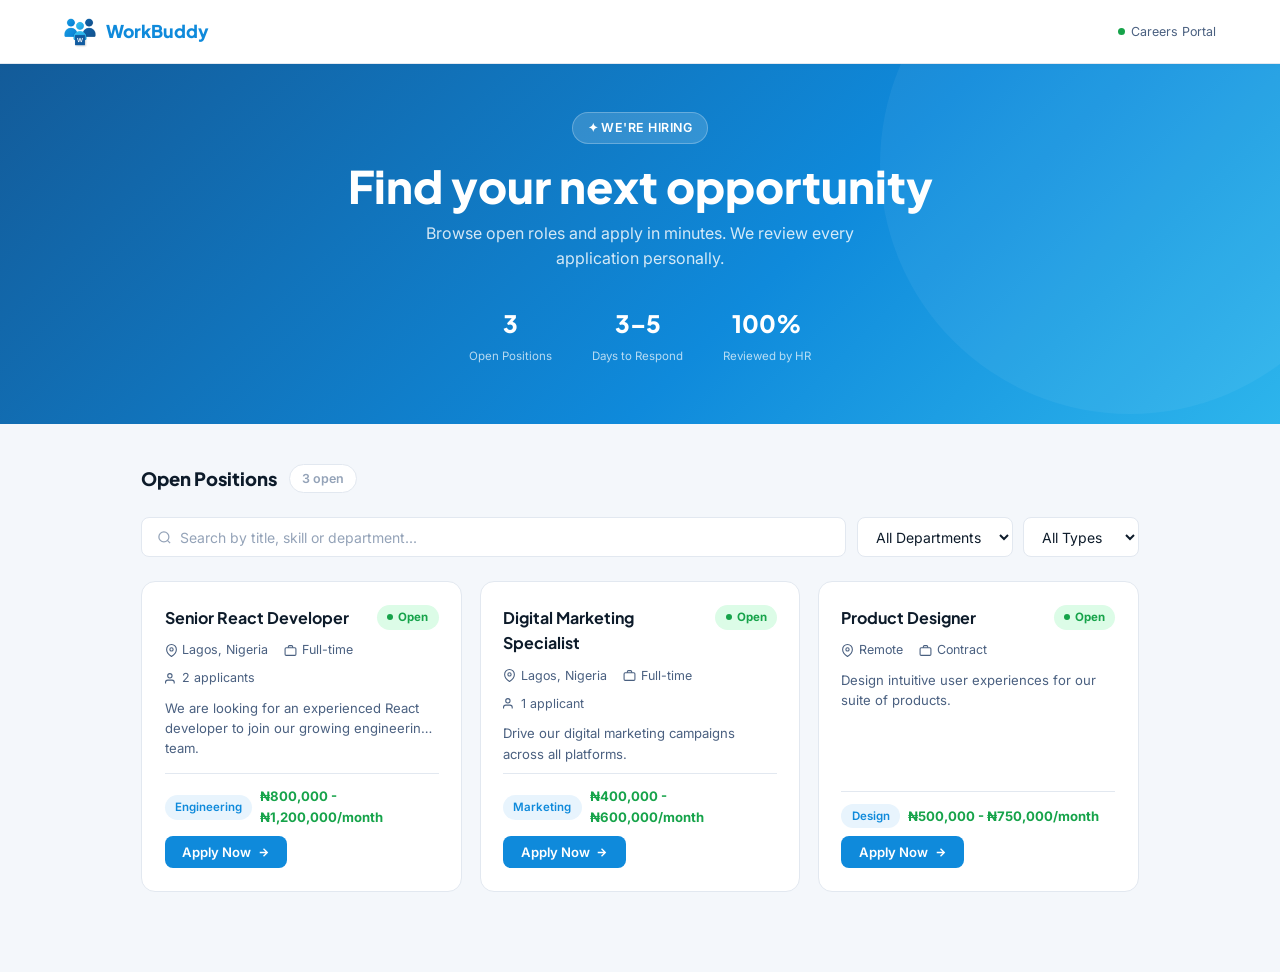
<file: apply.html>
<!DOCTYPE html>
<html lang="en">
<head>
  <meta charset="UTF-8" />
  <meta name="viewport" content="width=device-width, initial-scale=1.0" />
  <title>WorkBuddy — Careers</title>
  <link rel="preconnect" href="https://fonts.googleapis.com" />
  <link href="https://fonts.googleapis.com/css2?family=Inter:wght@400;500;600&family=Plus+Jakarta+Sans:wght@700;800&display=swap" rel="stylesheet" />
  <style>
    :root {
      --blue:#0f8adb; --blue-dark:#135b99; --blue-light:#2db5ec; --blue-faint:#e8f4fd;
      --bg:#f4f7fb; --surface:#ffffff; --border:#e2e8f0;
      --text:#0d1b2a; --text-sec:#4a6080; --text-muted:#94a3b8;
      --success:#16a34a; --success-bg:#dcfce7; --danger:#dc2626;
      --radius:14px; --radius-sm:8px;
      --shadow:0 4px 24px rgba(15,138,219,0.08),0 1px 4px rgba(0,0,0,0.04);
      --shadow-lg:0 20px 60px rgba(0,0,0,0.18),0 4px 16px rgba(0,0,0,0.08);
      --font:'Inter',sans-serif; --font-disp:'Plus Jakarta Sans',sans-serif;
    }
    *,*::before,*::after{box-sizing:border-box;margin:0;padding:0;}
    html{scroll-behavior:smooth;}
    body{font-family:var(--font);background:var(--bg);color:var(--text);min-height:100vh;line-height:1.6;}

    /* NAV */
    nav{background:var(--surface);border-bottom:1px solid var(--border);padding:0 5vw;height:64px;display:flex;align-items:center;justify-content:space-between;position:sticky;top:0;z-index:40;box-shadow:0 1px 8px rgba(0,0,0,0.04);}
    .nav-brand{display:flex;align-items:center;gap:0.65rem;}
    .nav-brand img{width:32px;height:32px;object-fit:contain;}
    .nav-brand-name{font-family:var(--font-disp);font-weight:800;font-size:1.1rem;color:var(--blue);}
    .nav-badge{display:flex;align-items:center;gap:0.4rem;font-size:0.78rem;color:var(--text-sec);}
    .nav-dot{width:7px;height:7px;border-radius:50%;background:var(--success);animation:blink 2s infinite;}
    @keyframes blink{0%,100%{opacity:1}50%{opacity:0.5}}

    /* HERO */
    .hero{background:linear-gradient(135deg,var(--blue-dark) 0%,var(--blue) 60%,var(--blue-light) 100%);padding:3rem 5vw 3.5rem;text-align:center;position:relative;overflow:hidden;}
    .hero::before{content:'';position:absolute;width:500px;height:500px;border-radius:50%;background:rgba(255,255,255,0.05);top:-150px;right:-100px;}
    .hero-content{position:relative;z-index:1;}
    .hero-eyebrow{display:inline-flex;align-items:center;gap:0.4rem;background:rgba(255,255,255,0.15);border:1px solid rgba(255,255,255,0.25);border-radius:20px;padding:0.3rem 0.9rem;font-size:0.78rem;font-weight:600;color:#fff;letter-spacing:0.04em;text-transform:uppercase;margin-bottom:1rem;}
    .hero h1{font-family:var(--font-disp);font-size:clamp(1.8rem,4vw,2.8rem);font-weight:800;color:#fff;margin-bottom:0.6rem;line-height:1.15;}
    .hero p{font-size:1rem;color:rgba(255,255,255,0.82);max-width:500px;margin:0 auto;}
    .hero-stats{display:flex;justify-content:center;gap:2.5rem;margin-top:2rem;flex-wrap:wrap;}
    .hero-stat-num{display:block;font-family:var(--font-disp);font-size:1.5rem;font-weight:800;color:#fff;}
    .hero-stat-lbl{font-size:0.72rem;color:rgba(255,255,255,0.7);}

    /* MAIN */
    .main{max-width:1100px;margin:0 auto;padding:2.5rem 4vw 5rem;}
    .top-bar{display:flex;align-items:center;justify-content:space-between;margin-bottom:1.5rem;flex-wrap:wrap;gap:1rem;}
    .section-title{font-family:var(--font-disp);font-size:1.15rem;font-weight:800;color:var(--text);}
    .jobs-count-badge{font-size:0.78rem;color:var(--text-muted);background:var(--surface);border:1px solid var(--border);border-radius:20px;padding:0.2rem 0.75rem;font-weight:600;}

    /* FILTER BAR */
    .filter-bar{display:flex;gap:0.65rem;margin-bottom:1.5rem;flex-wrap:wrap;}
    .filter-search{flex:1;min-width:220px;display:flex;align-items:center;gap:0.5rem;background:var(--surface);border:1.5px solid var(--border);border-radius:var(--radius-sm);padding:0.6rem 0.9rem;transition:border-color 0.2s,box-shadow 0.2s;}
    .filter-search:focus-within{border-color:var(--blue);box-shadow:0 0 0 3px rgba(15,138,219,0.1);}
    .filter-search svg{width:15px;height:15px;color:var(--text-muted);flex-shrink:0;}
    .filter-search input{border:none;background:none;font-family:var(--font);font-size:0.875rem;color:var(--text);outline:none;width:100%;}
    .filter-search input::placeholder{color:var(--text-muted);}
    .filter-select{padding:0.6rem 0.9rem;border:1.5px solid var(--border);border-radius:var(--radius-sm);background:var(--surface);font-family:var(--font);font-size:0.875rem;color:var(--text);cursor:pointer;}
    .filter-select:focus{outline:none;border-color:var(--blue);}

    /* JOBS GRID */
    .jobs-grid{display:grid;grid-template-columns:repeat(auto-fill,minmax(320px,1fr));gap:1.1rem;}
    .job-card{background:var(--surface);border:1.5px solid var(--border);border-radius:var(--radius);padding:1.4rem;cursor:pointer;transition:all 0.2s ease;display:flex;flex-direction:column;gap:0.6rem;}
    .job-card:hover{border-color:var(--blue);box-shadow:var(--shadow);transform:translateY(-2px);}
    .job-card-header{display:flex;align-items:flex-start;justify-content:space-between;gap:0.75rem;}
    .job-title{font-family:var(--font-disp);font-size:1rem;font-weight:700;color:var(--text);}
    .job-open-badge{display:inline-flex;align-items:center;gap:0.3rem;padding:0.2rem 0.65rem;background:var(--success-bg);color:var(--success);border-radius:20px;font-size:0.72rem;font-weight:700;flex-shrink:0;}
    .job-meta{display:flex;flex-wrap:wrap;gap:0.5rem 1rem;}
    .job-meta-item{display:flex;align-items:center;gap:0.3rem;font-size:0.78rem;color:var(--text-sec);}
    .job-meta-item svg{width:13px;height:13px;}
    .job-desc{font-size:0.82rem;color:var(--text-sec);line-height:1.55;display:-webkit-box;-webkit-line-clamp:2;-webkit-box-orient:vertical;overflow:hidden;flex:1;}
    .job-footer{display:flex;align-items:center;justify-content:space-between;flex-wrap:wrap;gap:0.5rem;margin-top:auto;padding-top:0.75rem;border-top:1px solid var(--border);}
    .job-dept-chip{display:inline-flex;padding:0.2rem 0.65rem;background:var(--blue-faint);color:var(--blue);border-radius:20px;font-size:0.72rem;font-weight:600;}
    .job-salary{font-size:0.82rem;font-weight:700;color:var(--success);}
    .job-apply-btn{display:inline-flex;align-items:center;gap:0.35rem;padding:0.5rem 1.1rem;background:var(--blue);color:#fff;border-radius:var(--radius-sm);font-size:0.82rem;font-weight:600;font-family:var(--font);border:none;cursor:pointer;transition:all 0.2s;}
    .job-apply-btn:hover{background:var(--blue-dark);}
    .job-apply-btn svg{width:13px;height:13px;}
    .no-jobs{text-align:center;padding:4rem 1rem;color:var(--text-muted);grid-column:1/-1;}

    /* ═══════ MODAL ═══════ */
    .modal-overlay{position:fixed;inset:0;z-index:100;background:rgba(8,15,30,0.65);backdrop-filter:blur(5px);display:flex;align-items:center;justify-content:center;padding:1rem;opacity:0;pointer-events:none;transition:opacity 0.25s ease;}
    .modal-overlay.open{opacity:1;pointer-events:all;}
    .modal-box{background:var(--surface);border-radius:18px;width:100%;max-width:600px;max-height:92vh;display:flex;flex-direction:column;box-shadow:var(--shadow-lg);transform:translateY(24px) scale(0.97);transition:transform 0.25s ease,opacity 0.25s ease;opacity:0;overflow:hidden;}
    .modal-overlay.open .modal-box{transform:translateY(0) scale(1);opacity:1;}

    /* Modal header */
    .modal-header{background:linear-gradient(135deg,var(--blue-dark),var(--blue));padding:1.25rem 1.5rem;display:flex;align-items:flex-start;justify-content:space-between;gap:1rem;flex-shrink:0;}
    .modal-job-title{font-family:var(--font-disp);font-size:1.05rem;font-weight:800;color:#fff;margin-bottom:0.25rem;}
    .modal-job-meta{display:flex;gap:0.75rem;flex-wrap:wrap;font-size:0.78rem;color:rgba(255,255,255,0.85);}
    .modal-close{width:32px;height:32px;border-radius:50%;background:rgba(255,255,255,0.15);border:none;cursor:pointer;color:#fff;display:flex;align-items:center;justify-content:center;flex-shrink:0;transition:background 0.15s;}
    .modal-close:hover{background:rgba(255,255,255,0.25);}
    .modal-close svg{width:16px;height:16px;}

    /* Steps */
    .steps-bar{display:flex;align-items:center;padding:0.9rem 1.5rem;border-bottom:1px solid var(--border);flex-shrink:0;background:#fafbfc;}
    .step-item{display:flex;align-items:center;gap:0.4rem;}
    .step-circle{width:26px;height:26px;border-radius:50%;display:flex;align-items:center;justify-content:center;font-size:0.72rem;font-weight:700;flex-shrink:0;transition:all 0.3s;}
    .step-circle.done{background:var(--success);color:#fff;}
    .step-circle.active{background:var(--blue);color:#fff;box-shadow:0 0 0 3px rgba(15,138,219,0.2);}
    .step-circle.inactive{background:#edf2f7;color:var(--text-muted);}
    .step-label{font-size:0.72rem;font-weight:600;color:var(--text-muted);white-space:nowrap;}
    .step-label.active{color:var(--blue);}
    .step-label.done{color:var(--success);}
    .step-connector{flex:1;height:2px;background:var(--border);margin:0 0.3rem;border-radius:2px;transition:background 0.3s;}
    .step-connector.done{background:var(--success);}

    /* Modal body */
    .modal-body{flex:1;overflow-y:auto;padding:1.5rem;}
    .modal-body::-webkit-scrollbar{width:4px;}
    .modal-body::-webkit-scrollbar-thumb{background:var(--border);border-radius:4px;}

    /* Form */
    .form-group{display:flex;flex-direction:column;gap:0.35rem;margin-bottom:1rem;}
    .form-group label{font-size:0.82rem;font-weight:600;color:var(--text-sec);}
    .req{color:var(--danger);}
    .opt{color:var(--text-muted);font-weight:400;}
    .form-group input,.form-group select,.form-group textarea{padding:0.65rem 0.9rem;border:1.5px solid var(--border);border-radius:var(--radius-sm);font-family:var(--font);font-size:0.875rem;color:var(--text);background:var(--surface);transition:border-color 0.2s,box-shadow 0.2s;}
    .form-group input:focus,.form-group select:focus,.form-group textarea:focus{outline:none;border-color:var(--blue);box-shadow:0 0 0 3px rgba(15,138,219,0.1);}
    .form-row{display:grid;grid-template-columns:1fr 1fr;gap:0.75rem;}
    .form-hint{font-size:0.72rem;color:var(--text-muted);margin-top:2px;}

    /* Upload */
    .upload-zone{border:2px dashed var(--border);border-radius:var(--radius-sm);padding:1.4rem 1rem;text-align:center;cursor:pointer;transition:all 0.2s;position:relative;}
    .upload-zone:hover,.upload-zone.drag-over{border-color:var(--blue);background:var(--blue-faint);}
    .upload-zone input[type="file"]{position:absolute;inset:0;opacity:0;cursor:pointer;width:100%;height:100%;}
    .upload-icon{width:38px;height:38px;background:var(--blue-faint);border-radius:9px;display:flex;align-items:center;justify-content:center;margin:0 auto 0.5rem;color:var(--blue);}
    .upload-icon svg{width:18px;height:18px;}
    .upload-title{font-size:0.82rem;font-weight:600;color:var(--text);margin-bottom:0.2rem;}
    .upload-hint{font-size:0.7rem;color:var(--text-muted);}
    .upload-hint span{color:var(--blue);font-weight:600;}
    .file-chip{display:flex;align-items:center;gap:0.6rem;padding:0.55rem 0.8rem;background:var(--success-bg);border:1px solid rgba(22,163,74,0.2);border-radius:var(--radius-sm);margin-top:0.5rem;}
    .file-chip svg{width:14px;height:14px;color:var(--success);flex-shrink:0;}
    .file-chip-name{font-size:0.78rem;font-weight:600;color:var(--success);flex:1;overflow:hidden;text-overflow:ellipsis;white-space:nowrap;}
    .file-chip-size{font-size:0.7rem;color:var(--text-muted);flex-shrink:0;}
    .file-chip-rm{background:none;border:none;cursor:pointer;color:var(--text-muted);padding:0;display:flex;}
    .file-chip-rm:hover{color:var(--danger);}
    .file-chip-rm svg{width:13px;height:13px;}

    /* Review */
    .review-item{padding:0.75rem;background:#f8fafc;border-radius:var(--radius-sm);border:1px solid var(--border);margin-bottom:0.6rem;}
    .review-label{font-size:0.68rem;font-weight:700;text-transform:uppercase;letter-spacing:0.06em;color:var(--text-muted);margin-bottom:0.25rem;}
    .review-value{font-size:0.82rem;color:var(--text);line-height:1.5;}

    /* Modal footer */
    .modal-footer{display:flex;gap:0.6rem;padding:1rem 1.5rem;border-top:1px solid var(--border);background:#fafbfc;flex-shrink:0;}
    .btn-back{display:flex;align-items:center;gap:0.4rem;padding:0.65rem 1.1rem;border:1.5px solid var(--border);border-radius:var(--radius-sm);background:var(--surface);font-family:var(--font);font-size:0.875rem;font-weight:600;color:var(--text-sec);cursor:pointer;transition:all 0.2s;}
    .btn-back:hover{border-color:var(--blue);color:var(--blue);}
    .btn-back svg{width:14px;height:14px;}
    .btn-next{flex:1;display:flex;align-items:center;justify-content:center;gap:0.4rem;padding:0.65rem 1.1rem;border:none;border-radius:var(--radius-sm);background:var(--blue);font-family:var(--font);font-size:0.875rem;font-weight:600;color:#fff;cursor:pointer;transition:all 0.2s;box-shadow:0 2px 8px rgba(15,138,219,0.3);}
    .btn-next:hover{background:var(--blue-dark);}
    .btn-next:disabled{opacity:0.6;cursor:not-allowed;}
    .btn-next.submit{background:var(--success);box-shadow:0 2px 8px rgba(22,163,74,0.3);}
    .btn-next.submit:hover{background:#15803d;}
    .btn-next svg{width:14px;height:14px;}

    /* Success */
    .success-state{text-align:center;padding:2.5rem 1.5rem;}
    .success-icon{width:72px;height:72px;background:var(--success-bg);border-radius:50%;display:flex;align-items:center;justify-content:center;margin:0 auto 1.25rem;animation:pop 0.4s ease;font-size:2rem;}
    @keyframes pop{from{transform:scale(0);opacity:0}to{transform:scale(1);opacity:1}}
    .success-state h3{font-family:var(--font-disp);font-size:1.25rem;font-weight:800;margin-bottom:0.5rem;}
    .success-state p{font-size:0.875rem;color:var(--text-sec);line-height:1.6;}
    .success-ref{display:inline-block;background:#f1f5f9;border:1px solid var(--border);border-radius:6px;padding:0.3rem 0.75rem;font-size:0.78rem;font-family:monospace;color:var(--blue);margin:0.75rem 0 1.25rem;}
    .btn-another{display:inline-flex;align-items:center;gap:0.4rem;padding:0.6rem 1.25rem;border:1.5px solid var(--blue);border-radius:var(--radius-sm);background:transparent;font-family:var(--font);font-size:0.875rem;font-weight:600;color:var(--blue);cursor:pointer;transition:all 0.2s;}
    .btn-another:hover{background:var(--blue-faint);}

    @media(max-width:600px){
      .form-row{grid-template-columns:1fr;}
      .modal-box{max-height:96vh;border-radius:14px 14px 0 0;align-self:flex-end;}
      .modal-overlay{align-items:flex-end;padding:0;}
    }
  </style>
</head>
<body>

  <!-- NAV -->
  <nav>
    <div class="nav-brand">
      <img src="images/workbuddy.png" alt="WorkBuddy" />
      <span class="nav-brand-name">WorkBuddy</span>
    </div>
    <div class="nav-badge"><div class="nav-dot"></div> Careers Portal</div>
  </nav>

  <!-- HERO -->
  <div class="hero">
    <div class="hero-content">
      <div class="hero-eyebrow">&#10022; We're hiring</div>
      <h1>Find your next opportunity</h1>
      <p>Browse open roles and apply in minutes. We review every application personally.</p>
      <div class="hero-stats">
        <div><span class="hero-stat-num" id="open-count">—</span><span class="hero-stat-lbl">Open Positions</span></div>
        <div><span class="hero-stat-num">3–5</span><span class="hero-stat-lbl">Days to Respond</span></div>
        <div><span class="hero-stat-num">100%</span><span class="hero-stat-lbl">Reviewed by HR</span></div>
      </div>
    </div>
  </div>

  <!-- MAIN — full width job grid -->
  <div class="main">
    <div class="top-bar">
      <div style="display:flex;align-items:center;gap:0.75rem">
        <div class="section-title">Open Positions</div>
        <div class="jobs-count-badge" id="jobs-count">Loading...</div>
      </div>
    </div>
    <div class="filter-bar">
      <div class="filter-search">
        <svg viewBox="0 0 24 24" fill="none" stroke="currentColor" stroke-width="2"><circle cx="11" cy="11" r="8"/><path d="m21 21-4.35-4.35"/></svg>
        <input type="text" id="job-search" placeholder="Search by title, skill or department..." oninput="filterJobs()" />
      </div>
      <select class="filter-select" id="dept-filter" onchange="filterJobs()">
        <option value="">All Departments</option>
      </select>
      <select class="filter-select" id="type-filter" onchange="filterJobs()">
        <option value="">All Types</option>
        <option value="Full-time">Full-time</option>
        <option value="Part-time">Part-time</option>
        <option value="Contract">Contract</option>
        <option value="Internship">Internship</option>
      </select>
    </div>
    <div class="jobs-grid" id="jobs-grid"><div class="no-jobs">Loading positions...</div></div>
  </div>

  <!-- POPUP MODAL -->
  <div class="modal-overlay" id="modal-overlay" onclick="handleOverlayClick(event)">
    <div class="modal-box" id="modal-box">

      <!-- Form state -->
      <div id="modal-form-state">
        <div class="modal-header">
          <div>
            <div class="modal-job-title" id="modal-job-title">—</div>
            <div class="modal-job-meta" id="modal-job-meta"></div>
          </div>
          <button class="modal-close" onclick="closeModal()">
            <svg viewBox="0 0 24 24" fill="none" stroke="currentColor" stroke-width="2.5"><line x1="18" y1="6" x2="6" y2="18"/><line x1="6" y1="6" x2="18" y2="18"/></svg>
          </button>
        </div>
        <div class="steps-bar">
          <div class="step-item"><div class="step-circle active" id="sc1">1</div><div class="step-label active" id="sl1">Personal</div></div>
          <div class="step-connector" id="conn1"></div>
          <div class="step-item"><div class="step-circle inactive" id="sc2">2</div><div class="step-label" id="sl2">Experience</div></div>
          <div class="step-connector" id="conn2"></div>
          <div class="step-item"><div class="step-circle inactive" id="sc3">3</div><div class="step-label" id="sl3">Documents</div></div>
          <div class="step-connector" id="conn3"></div>
          <div class="step-item"><div class="step-circle inactive" id="sc4">4</div><div class="step-label" id="sl4">Review</div></div>
        </div>
        <div class="modal-body" id="modal-body">

          <!-- Step 1 -->
          <div id="step-1">
            <div class="form-row">
              <div class="form-group"><label>First Name <span class="req">*</span></label><input type="text" id="fn" placeholder="John" /></div>
              <div class="form-group"><label>Last Name <span class="req">*</span></label><input type="text" id="ln" placeholder="Adebayo" /></div>
            </div>
            <div class="form-group"><label>Email Address <span class="req">*</span></label><input type="email" id="email" placeholder="john@example.com" /></div>
            <div class="form-group"><label>Phone Number <span class="req">*</span></label><input type="tel" id="phone" placeholder="+234 800 000 0000" /></div>
            <div class="form-group"><label>LinkedIn Profile <span class="opt">(optional)</span></label><input type="url" id="linkedin" placeholder="https://linkedin.com/in/yourname" /></div>
            <div class="form-group"><label>Portfolio / Website <span class="opt">(optional)</span></label><input type="url" id="portfolio" placeholder="https://yourportfolio.com" /></div>
          </div>

          <!-- Step 2 -->
          <div id="step-2" style="display:none">
            <div class="form-row">
              <div class="form-group"><label>Years of Experience <span class="req">*</span></label>
                <select id="experience">
                  <option value="">Select...</option>
                  <option value="Less than 1 year">Less than 1 year</option>
                  <option value="1-2 years">1–2 years</option>
                  <option value="3-5 years">3–5 years</option>
                  <option value="5-8 years">5–8 years</option>
                  <option value="8+ years">8+ years</option>
                </select>
              </div>
              <div class="form-group"><label>Current / Last Role <span class="opt">(optional)</span></label><input type="text" id="current-role" placeholder="e.g. Frontend Developer" /></div>
            </div>
            <div class="form-group"><label>Key Skills <span class="req">*</span></label><input type="text" id="skills" placeholder="e.g. React, Node.js, TypeScript" /><span class="form-hint">Separate with commas</span></div>
            <div class="form-row">
              <div class="form-group"><label>Expected Salary <span class="opt">(optional)</span></label><input type="text" id="salary-expect" placeholder="e.g. &#8358;500,000/mo" /></div>
              <div class="form-group"><label>Availability <span class="opt">(optional)</span></label>
                <select id="availability">
                  <option value="">Select...</option>
                  <option value="Immediately">Immediately</option>
                  <option value="2 weeks notice">2 weeks notice</option>
                  <option value="1 month notice">1 month notice</option>
                  <option value="More than 1 month">More than 1 month</option>
                </select>
              </div>
            </div>
            <div class="form-group"><label>Cover Letter <span class="req">*</span></label><textarea id="cover" rows="5" placeholder="Tell us why you're the right fit for this role..."></textarea></div>
          </div>

          <!-- Step 3 -->
          <div id="step-3" style="display:none">
            <p style="font-size:0.82rem;color:var(--text-sec);margin-bottom:1.25rem;line-height:1.6">Upload your documents. Accepted: PDF, DOC, DOCX. Max 5MB per file.</p>
            <div class="form-group">
              <label>CV / Resume <span class="req">*</span></label>
              <div class="upload-zone" id="cv-zone" ondragover="onDragOver(event,'cv-zone')" ondragleave="onDragLeave('cv-zone')" ondrop="onDrop(event,'cv')">
                <input type="file" id="cv-file" accept=".pdf,.doc,.docx" onchange="onFileSelect(event,'cv')" />
                <div class="upload-icon"><svg viewBox="0 0 24 24" fill="none" stroke="currentColor" stroke-width="2"><path d="M14 2H6a2 2 0 0 0-2 2v16a2 2 0 0 0 2 2h12a2 2 0 0 0 2-2V8z"/><polyline points="14,2 14,8 20,8"/><line x1="12" y1="18" x2="12" y2="12"/><line x1="9" y1="15" x2="15" y2="15"/></svg></div>
                <div class="upload-title">Drop your CV / Resume here</div>
                <div class="upload-hint"><span>Click to browse</span> or drag and drop</div>
              </div>
              <div id="cv-chip"></div>
            </div>
            <div class="form-group">
              <label>Cover Letter Document <span class="opt">(optional)</span></label>
              <div class="upload-zone" id="cl-zone" ondragover="onDragOver(event,'cl-zone')" ondragleave="onDragLeave('cl-zone')" ondrop="onDrop(event,'cl')">
                <input type="file" id="cl-file" accept=".pdf,.doc,.docx" onchange="onFileSelect(event,'cl')" />
                <div class="upload-icon"><svg viewBox="0 0 24 24" fill="none" stroke="currentColor" stroke-width="2"><path d="M14 2H6a2 2 0 0 0-2 2v16a2 2 0 0 0 2 2h12a2 2 0 0 0 2-2V8z"/><polyline points="14,2 14,8 20,8"/><line x1="16" y1="13" x2="8" y2="13"/><line x1="16" y1="17" x2="8" y2="17"/></svg></div>
                <div class="upload-title">Cover Letter Document</div>
                <div class="upload-hint"><span>Click to browse</span> · PDF, DOC, DOCX</div>
              </div>
              <div id="cl-chip"></div>
            </div>
            <div class="form-group">
              <label>Portfolio / Work Samples <span class="opt">(optional)</span></label>
              <div class="upload-zone" id="pf-zone" ondragover="onDragOver(event,'pf-zone')" ondragleave="onDragLeave('pf-zone')" ondrop="onDrop(event,'pf')">
                <input type="file" id="pf-file" accept=".pdf,.doc,.docx,.png,.jpg,.zip" onchange="onFileSelect(event,'pf')" />
                <div class="upload-icon"><svg viewBox="0 0 24 24" fill="none" stroke="currentColor" stroke-width="2"><rect x="3" y="3" width="18" height="18" rx="2"/><circle cx="8.5" cy="8.5" r="1.5"/><polyline points="21 15 16 10 5 21"/></svg></div>
                <div class="upload-title">Portfolio or Work Samples</div>
                <div class="upload-hint"><span>Click to browse</span> · PDF, Images, ZIP</div>
              </div>
              <div id="pf-chip"></div>
            </div>
          </div>

          <!-- Step 4 -->
          <div id="step-4" style="display:none">
            <p style="font-size:0.82rem;color:var(--text-sec);margin-bottom:1rem">Review your application before submitting.</p>
            <div id="review-summary"></div>
            <label style="display:flex;align-items:flex-start;gap:0.6rem;font-size:0.82rem;color:var(--text-sec);cursor:pointer;margin-top:0.75rem">
              <input type="checkbox" id="consent" style="margin-top:3px;accent-color:var(--blue)" />
              I confirm all information is accurate and consent to WorkBuddy processing my data for recruitment purposes.
            </label>
          </div>

        </div>
        <div class="modal-footer">
          <button class="btn-back" id="btn-back" onclick="prevStep()" style="display:none">
            <svg viewBox="0 0 24 24" fill="none" stroke="currentColor" stroke-width="2.5"><path d="M19 12H5M12 5l-7 7 7 7"/></svg>Back
          </button>
          <button class="btn-next" id="btn-next" onclick="nextStep()">
            Continue<svg viewBox="0 0 24 24" fill="none" stroke="currentColor" stroke-width="2.5"><path d="M5 12h14M12 5l7 7-7 7"/></svg>
          </button>
        </div>
      </div>

      <!-- Success state -->
      <div id="modal-success" style="display:none">
        <div class="success-state">
          <div class="success-icon">&#127881;</div>
          <h3>Application Submitted!</h3>
          <p>Our HR team will review your application and reach out within 3–5 business days.</p>
          <div class="success-ref" id="success-ref">WB-APP-—</div><br>
          <button class="btn-another" onclick="closeModal()">
            <svg viewBox="0 0 24 24" fill="none" stroke="currentColor" stroke-width="2" style="width:14px;height:14px"><path d="M19 12H5M12 5l-7 7 7 7"/></svg>Back to Jobs
          </button>
        </div>
      </div>
    </div>
  </div>

  <script>
    function getJobs()       { try{return JSON.parse(localStorage.getItem('wb_jobPostings'))||[];}catch{return[];} }
    function getApps()       { try{return JSON.parse(localStorage.getItem('wb_applicants'))||[];}catch{return[];} }
    function saveApps(d)     { localStorage.setItem('wb_applicants',JSON.stringify(d)); }
    function pushNotif(msg)  { try{ const n=JSON.parse(localStorage.getItem('wb_notifications'))||[]; n.unshift({id:'n'+Date.now(),message:msg,time:'Just now',read:false,type:'recruitment'}); localStorage.setItem('wb_notifications',JSON.stringify(n)); }catch{} }

    let selectedJob=null, currentStep=1;
    const STEPS=4;
    const uploads={cv:null,cl:null,pf:null};

    /* ── RENDER JOBS ── */
    function renderJobs(jobs){
      const open=jobs.filter(j=>j.status==='open');
      document.getElementById('open-count').textContent=open.length;
      document.getElementById('jobs-count').textContent=open.length+' open';
      const depts=[...new Set(jobs.map(j=>j.department).filter(Boolean))];
      const sel=document.getElementById('dept-filter');
      depts.forEach(d=>{const o=document.createElement('option');o.value=d;o.textContent=d;sel.appendChild(o);});
      drawGrid(open);
    }

    function drawGrid(jobs){
      const g=document.getElementById('jobs-grid');
      if(!jobs.length){g.innerHTML='<div class="no-jobs"><p style="font-size:2rem;margin-bottom:0.5rem">&#128269;</p><p>No open positions right now.</p></div>';return;}
      g.innerHTML=jobs.map(job=>{
        const apps=getApps().filter(a=>a.jobId===job.id).length;
        return `<div class="job-card" onclick="openModal('${job.id}')">
          <div class="job-card-header">
            <div class="job-title">${job.title}</div>
            <div class="job-open-badge"><svg viewBox="0 0 6 6" width="6" height="6"><circle cx="3" cy="3" r="3" fill="currentColor"/></svg>Open</div>
          </div>
          <div class="job-meta">
            <div class="job-meta-item"><svg viewBox="0 0 24 24" fill="none" stroke="currentColor" stroke-width="2"><path d="M21 10c0 7-9 13-9 13s-9-6-9-13a9 9 0 0 1 18 0z"/><circle cx="12" cy="10" r="3"/></svg>${job.location}</div>
            <div class="job-meta-item"><svg viewBox="0 0 24 24" fill="none" stroke="currentColor" stroke-width="2"><rect x="2" y="7" width="20" height="14" rx="2"/><path d="M16 7V5a2 2 0 0 0-2-2h-4a2 2 0 0 0-2 2v2"/></svg>${job.type}</div>
            ${apps>0?`<div class="job-meta-item"><svg viewBox="0 0 24 24" fill="none" stroke="currentColor" stroke-width="2"><path d="M17 21v-2a4 4 0 0 0-4-4H5a4 4 0 0 0-4 4v2"/><circle cx="9" cy="7" r="4"/></svg>${apps} applicant${apps!==1?'s':''}</div>`:''}
          </div>
          <p class="job-desc">${job.description}</p>
          <div class="job-footer">
            <div style="display:flex;align-items:center;gap:0.5rem">
              <div class="job-dept-chip">${job.department}</div>
              ${job.salary?`<div class="job-salary">${job.salary}</div>`:''}
            </div>
            <button class="job-apply-btn" onclick="event.stopPropagation();openModal('${job.id}')">
              Apply Now<svg viewBox="0 0 24 24" fill="none" stroke="currentColor" stroke-width="2.5"><path d="M5 12h14M12 5l7 7-7 7"/></svg>
            </button>
          </div>
        </div>`;
      }).join('');
    }

    function filterJobs(){
      const q=document.getElementById('job-search').value.toLowerCase();
      const dept=document.getElementById('dept-filter').value;
      const type=document.getElementById('type-filter').value;
      let jobs=getJobs().filter(j=>j.status==='open');
      if(q) jobs=jobs.filter(j=>j.title.toLowerCase().includes(q)||j.requirements?.toLowerCase().includes(q)||j.department?.toLowerCase().includes(q));
      if(dept) jobs=jobs.filter(j=>j.department===dept);
      if(type) jobs=jobs.filter(j=>j.type===type);
      document.getElementById('jobs-count').textContent=jobs.length+' open';
      drawGrid(jobs);
    }

    /* ── MODAL ── */
    function openModal(jobId){
      selectedJob=getJobs().find(j=>j.id===jobId);
      if(!selectedJob) return;
      document.getElementById('modal-job-title').textContent=selectedJob.title;
      document.getElementById('modal-job-meta').innerHTML=
        `<span>&#128205; ${selectedJob.location}</span><span>&#128188; ${selectedJob.type}</span>${selectedJob.salary?`<span>&#128176; ${selectedJob.salary}</span>`:''}`;
      currentStep=1;
      Object.keys(uploads).forEach(k=>uploads[k]=null);
      ['fn','ln','email','phone','linkedin','portfolio','experience','current-role','skills','salary-expect','cover'].forEach(id=>{const e=document.getElementById(id);if(e)e.value='';});
      const av=document.getElementById('availability'); if(av) av.value='';
      const co=document.getElementById('consent'); if(co) co.checked=false;
      ['cv','cl','pf'].forEach(k=>{const c=document.getElementById(k+'-chip');if(c)c.innerHTML='';const z=document.getElementById(k+'-zone');if(z)z.style.display='block';const f=document.getElementById(k+'-file');if(f)f.value='';});
      document.getElementById('modal-form-state').style.display='block';
      document.getElementById('modal-success').style.display='none';
      updateUI();
      document.getElementById('modal-overlay').classList.add('open');
      document.body.style.overflow='hidden';
    }

    function closeModal(){
      document.getElementById('modal-overlay').classList.remove('open');
      document.body.style.overflow='';
    }
    function handleOverlayClick(e){ if(e.target===document.getElementById('modal-overlay')) closeModal(); }
    document.addEventListener('keydown',e=>{ if(e.key==='Escape') closeModal(); });

    /* ── STEPS ── */
    function nextStep(){
      if(!validate(currentStep)) return;
      if(currentStep===STEPS){submit();return;}
      currentStep++;
      updateUI();
      document.getElementById('modal-body').scrollTop=0;
      if(currentStep===STEPS) buildReview();
    }
    function prevStep(){ if(currentStep>1){currentStep--;updateUI();document.getElementById('modal-body').scrollTop=0;} }

    function updateUI(){
      for(let i=1;i<=STEPS;i++){const sp=document.getElementById('step-'+i);if(sp)sp.style.display=i===currentStep?'block':'none';}
      for(let i=1;i<=STEPS;i++){
        const sc=document.getElementById('sc'+i),sl=document.getElementById('sl'+i);
        if(!sc||!sl) continue;
        if(i<currentStep){sc.className='step-circle done';sc.innerHTML='<svg width="12" height="12" viewBox="0 0 24 24" fill="none" stroke="white" stroke-width="3"><polyline points="20 6 9 17 4 12"/></svg>';sl.className='step-label done';}
        else if(i===currentStep){sc.className='step-circle active';sc.textContent=i;sl.className='step-label active';}
        else{sc.className='step-circle inactive';sc.textContent=i;sl.className='step-label';}
      }
      for(let i=1;i<STEPS;i++){const c=document.getElementById('conn'+i);if(c)c.className='step-connector'+(i<currentStep?' done':'');}
      const bb=document.getElementById('btn-back'),bn=document.getElementById('btn-next');
      if(bb) bb.style.display=currentStep>1?'flex':'none';
      if(bn){
        if(currentStep===STEPS){bn.className='btn-next submit';bn.innerHTML='Submit Application<svg viewBox="0 0 24 24" fill="none" stroke="currentColor" stroke-width="2.5" style="width:14px;height:14px"><polyline points="20 6 9 17 4 12"/></svg>';}
        else{bn.className='btn-next';bn.innerHTML='Continue<svg viewBox="0 0 24 24" fill="none" stroke="currentColor" stroke-width="2.5" style="width:14px;height:14px"><path d="M5 12h14M12 5l7 7-7 7"/></svg>';}
      }
    }

    /* ── VALIDATE ── */
    function validate(s){
      const errs=[];
      if(s===1){if(!v('fn'))errs.push('fn');if(!v('ln'))errs.push('ln');if(!v('email')||!document.getElementById('email').value.includes('@'))errs.push('email');if(!v('phone'))errs.push('phone');}
      if(s===2){if(!v('experience'))errs.push('experience');if(!v('skills'))errs.push('skills');if(!v('cover'))errs.push('cover');}
      if(s===3){if(!uploads.cv){const z=document.getElementById('cv-zone');if(z){z.style.borderColor='var(--danger)';setTimeout(()=>z.style.borderColor='',2500);}return false;}}
      if(s===4){if(!document.getElementById('consent').checked){alert('Please confirm the consent statement.');return false;}}
      errs.forEach(id=>{const el=document.getElementById(id);if(!el)return;el.style.borderColor='var(--danger)';el.style.boxShadow='0 0 0 3px rgba(220,38,38,0.1)';el.addEventListener('input',()=>{el.style.borderColor='';el.style.boxShadow='';},{once:true});el.addEventListener('change',()=>{el.style.borderColor='';el.style.boxShadow='';},{once:true});});
      if(errs.length){document.getElementById(errs[0])?.focus();return false;}
      return true;
    }
    function v(id){return document.getElementById(id)?.value?.trim();}

    /* ── REVIEW ── */
    function buildReview(){
      const r=document.getElementById('review-summary');
      if(!r) return;
      r.innerHTML=[
        ri('Applying for',`<strong>${selectedJob?.title}</strong> &middot; ${selectedJob?.department}`),
        ri('Name',`${v('fn')} ${v('ln')}`),
        ri('Contact',`${v('email')} &middot; ${v('phone')}`),
        ri('Experience',`${v('experience')}${v('current-role')?' &middot; '+v('current-role'):''}`),
        ri('Skills',v('skills')),
        ri('Cover Letter',`<span style="color:var(--text-sec);font-size:0.78rem">${v('cover').slice(0,150)}${v('cover').length>150?'...':''}</span>`),
        ri('CV / Resume',`<span style="color:var(--success)">${uploads.cv?.name||'—'}</span>`),
        uploads.cl?ri('Cover Letter Doc',`<span style="color:var(--success)">${uploads.cl.name}</span>`):'',
        uploads.pf?ri('Portfolio',`<span style="color:var(--success)">${uploads.pf.name}</span>`):'',
      ].join('');
    }
    function ri(label,value){return `<div class="review-item"><div class="review-label">${label}</div><div class="review-value">${value}</div></div>`;}

    /* ── SUBMIT ── */
    function submit(){
      const bn=document.getElementById('btn-next');
      if(bn){bn.disabled=true;bn.textContent='Submitting...';}
      const email=v('email');
      if(getApps().find(a=>a.email.toLowerCase()===email.toLowerCase()&&a.jobId===selectedJob.id)){
        alert('You have already applied for this position.');
        if(bn){bn.disabled=false;}updateUI();return;
      }
      const ref='WB-'+Date.now();
      const app={id:'a'+Date.now(),jobId:selectedJob.id,name:`${v('fn')} ${v('ln')}`,email:v('email'),phone:v('phone'),linkedin:v('linkedin')||'',portfolio:v('portfolio')||'',experience:v('experience'),currentRole:v('current-role')||'',skills:v('skills'),salaryExpect:v('salary-expect')||'',availability:v('availability')||'',coverLetter:v('cover'),cvFileName:uploads.cv?.name||'',cvFile:uploads.cv?.data||null,clFileName:uploads.cl?.name||'',pfFileName:uploads.pf?.name||'',appliedDate:new Date().toISOString().split('T')[0],status:'pending',ref,aiScore:null,aiAnalysis:null};
      const all=getApps();all.push(app);saveApps(all);
      pushNotif(`New applicant for ${selectedJob.title}: ${app.name}`);
      document.getElementById('modal-form-state').style.display='none';
      document.getElementById('success-ref').textContent=ref;
      document.getElementById('modal-success').style.display='block';
    }

    /* ── FILE UPLOAD ── */
    function onFileSelect(e,key){const f=e.target.files[0];if(f)processFile(f,key);}
    function onDragOver(e,zid){e.preventDefault();document.getElementById(zid)?.classList.add('drag-over');}
    function onDragLeave(zid){document.getElementById(zid)?.classList.remove('drag-over');}
    function onDrop(e,key){e.preventDefault();onDragLeave(key+'-zone');const f=e.dataTransfer.files[0];if(f)processFile(f,key);}

    function processFile(file,key){
      if(file.size>5*1024*1024){alert(`File too large. Max 5MB.`);return;}
      const ext='.'+file.name.split('.').pop().toLowerCase();
      if(!['.pdf','.doc','.docx','.png','.jpg','.jpeg','.zip'].includes(ext)){alert('Unsupported format.');return;}
      if(key==='cv'){
        const r=new FileReader();
        r.onload=e=>{uploads[key]={name:file.name,size:file.size,data:e.target.result};showChip(key,file);};
        r.readAsDataURL(file);
      } else {
        uploads[key]={name:file.name,size:file.size,data:null};showChip(key,file);
      }
    }

    function showChip(key,file){
      const chip=document.getElementById(key+'-chip'),zone=document.getElementById(key+'-zone');
      if(!chip) return;
      const kb=(file.size/1024).toFixed(0)+' KB';
      chip.innerHTML=`<div class="file-chip"><svg viewBox="0 0 24 24" fill="none" stroke="currentColor" stroke-width="2"><path d="M14 2H6a2 2 0 0 0-2 2v16a2 2 0 0 0 2 2h12a2 2 0 0 0 2-2V8z"/><polyline points="14,2 14,8 20,8"/></svg><span class="file-chip-name">${file.name}</span><span class="file-chip-size">${kb}</span><button class="file-chip-rm" onclick="removeFile('${key}')"><svg viewBox="0 0 24 24" fill="none" stroke="currentColor" stroke-width="2"><line x1="18" y1="6" x2="6" y2="18"/><line x1="6" y1="6" x2="18" y2="18"/></svg></button></div>`;
      if(zone) zone.style.display='none';
    }

    function removeFile(key){
      uploads[key]=null;
      const c=document.getElementById(key+'-chip');if(c)c.innerHTML='';
      const z=document.getElementById(key+'-zone');if(z)z.style.display='block';
      const f=document.getElementById(key+'-file');if(f)f.value='';
    }

    /* ── INIT ── */
    renderJobs(getJobs());
  </script>
</body>
</html>
</file>
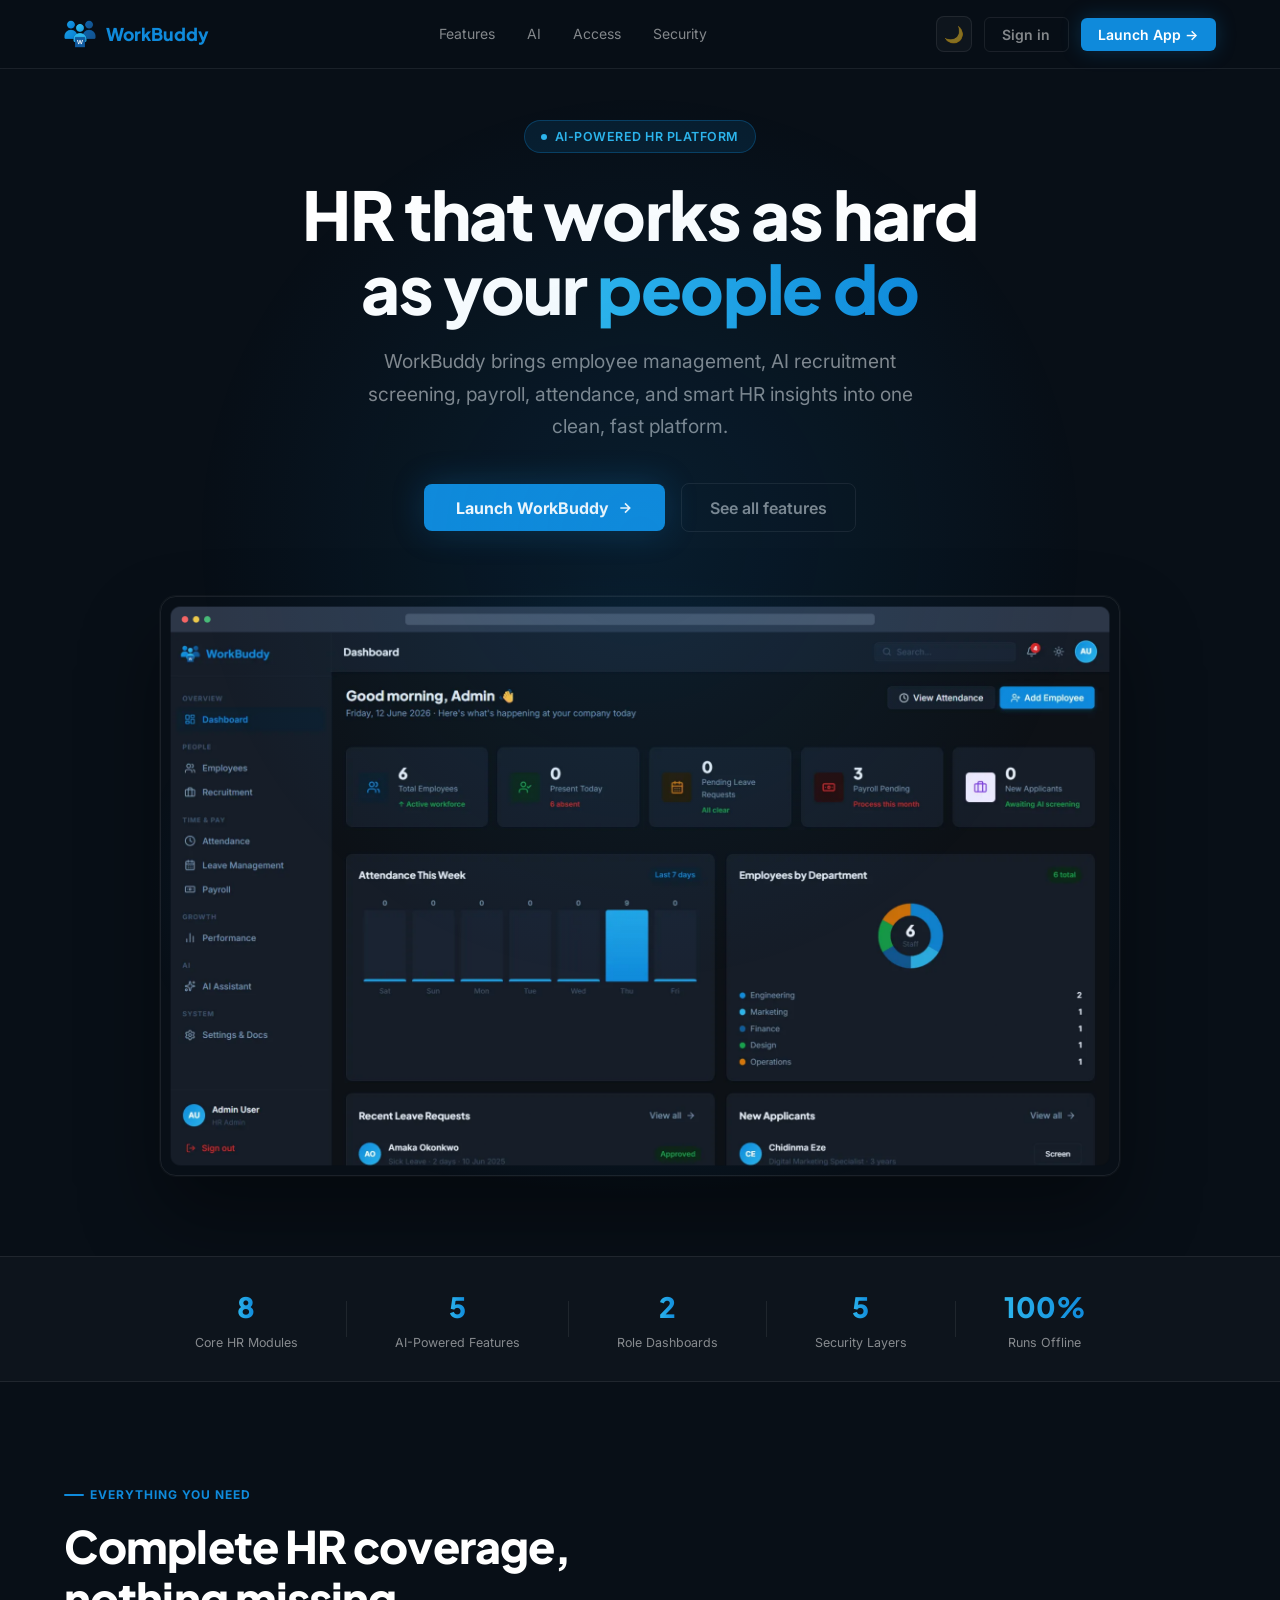
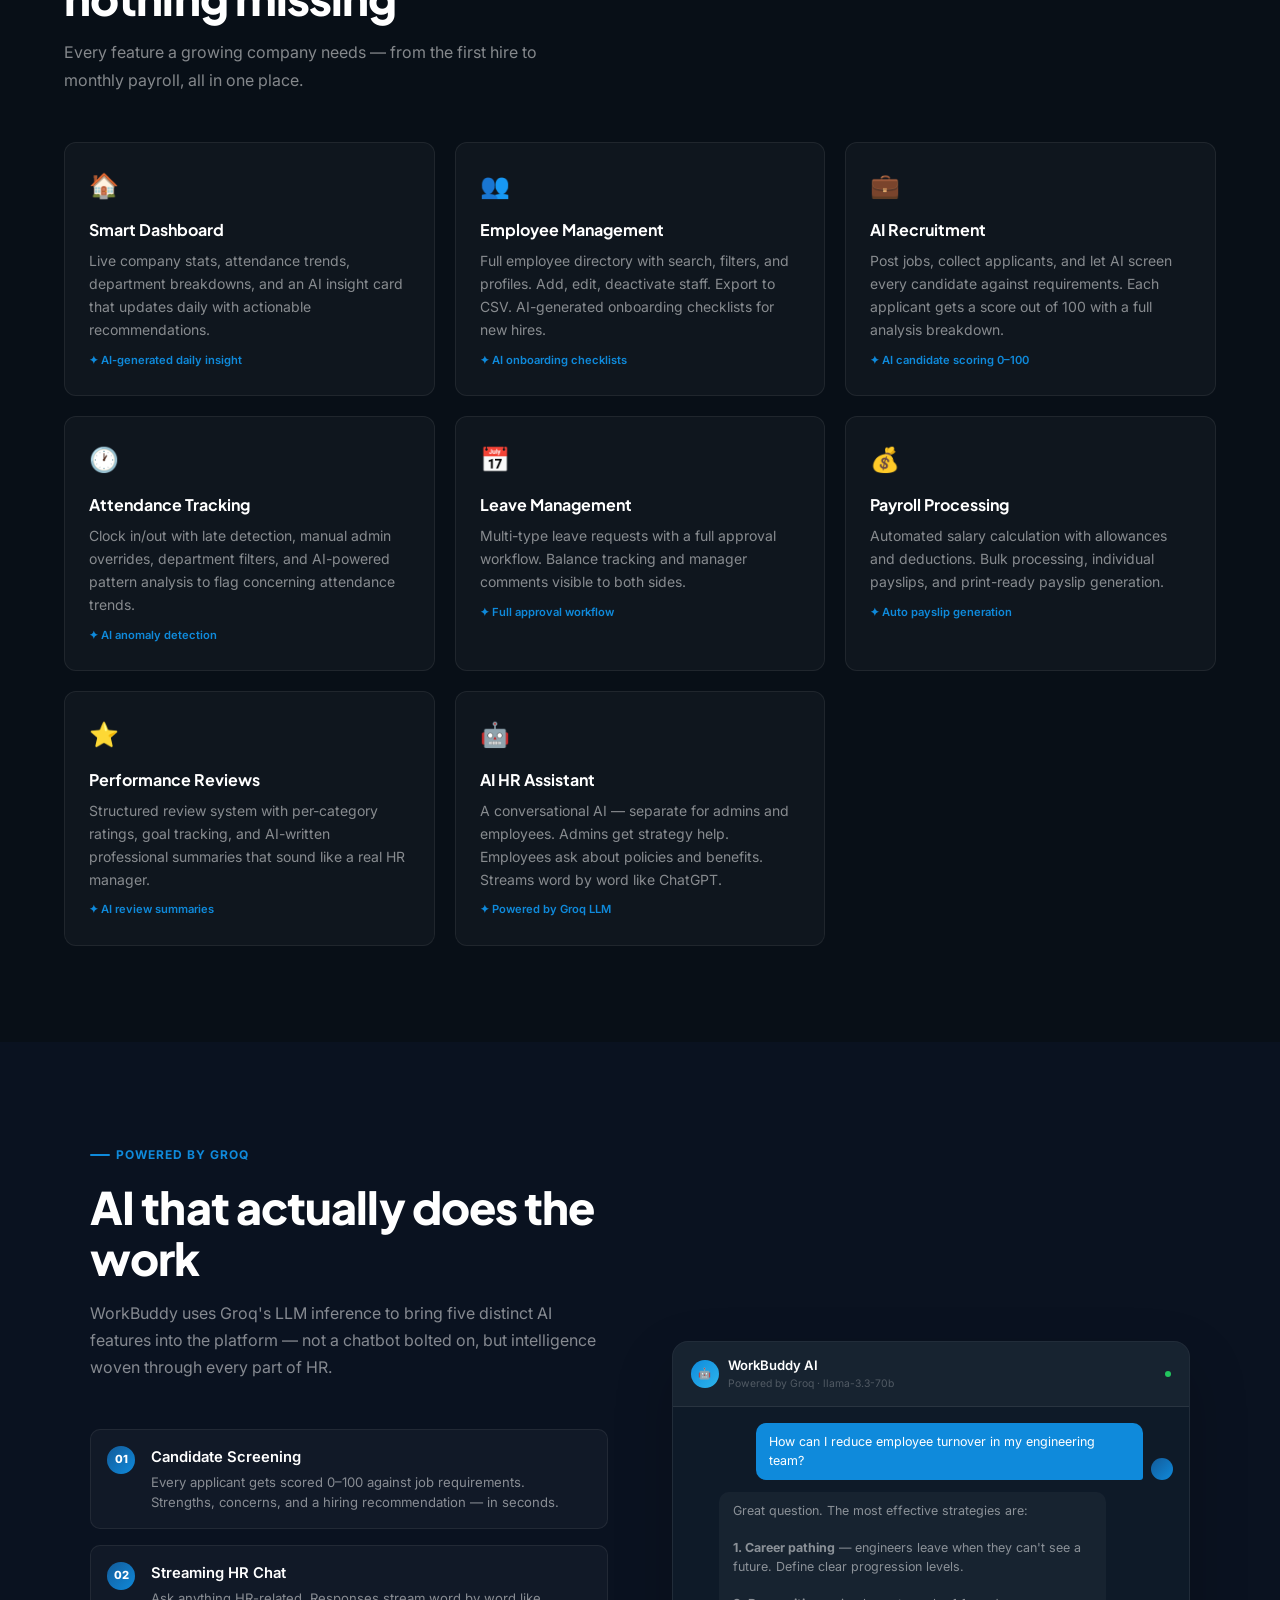
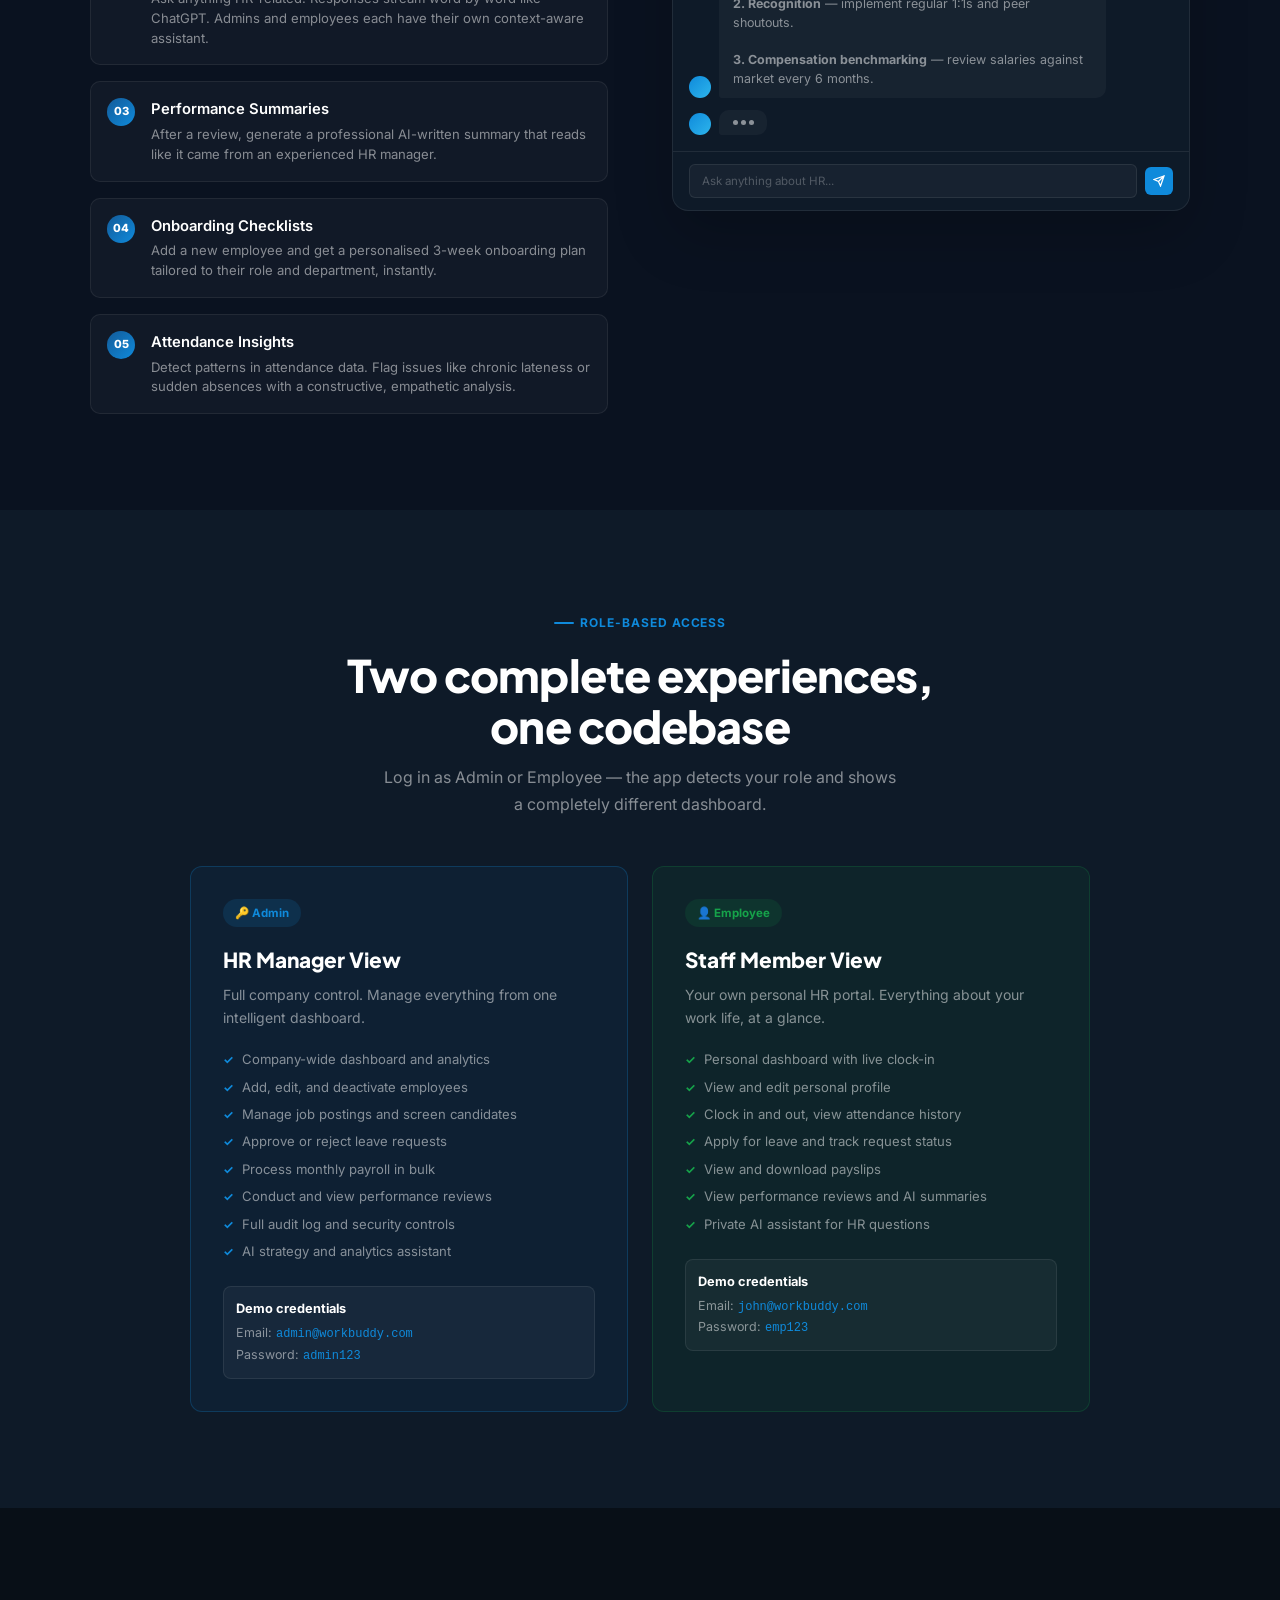
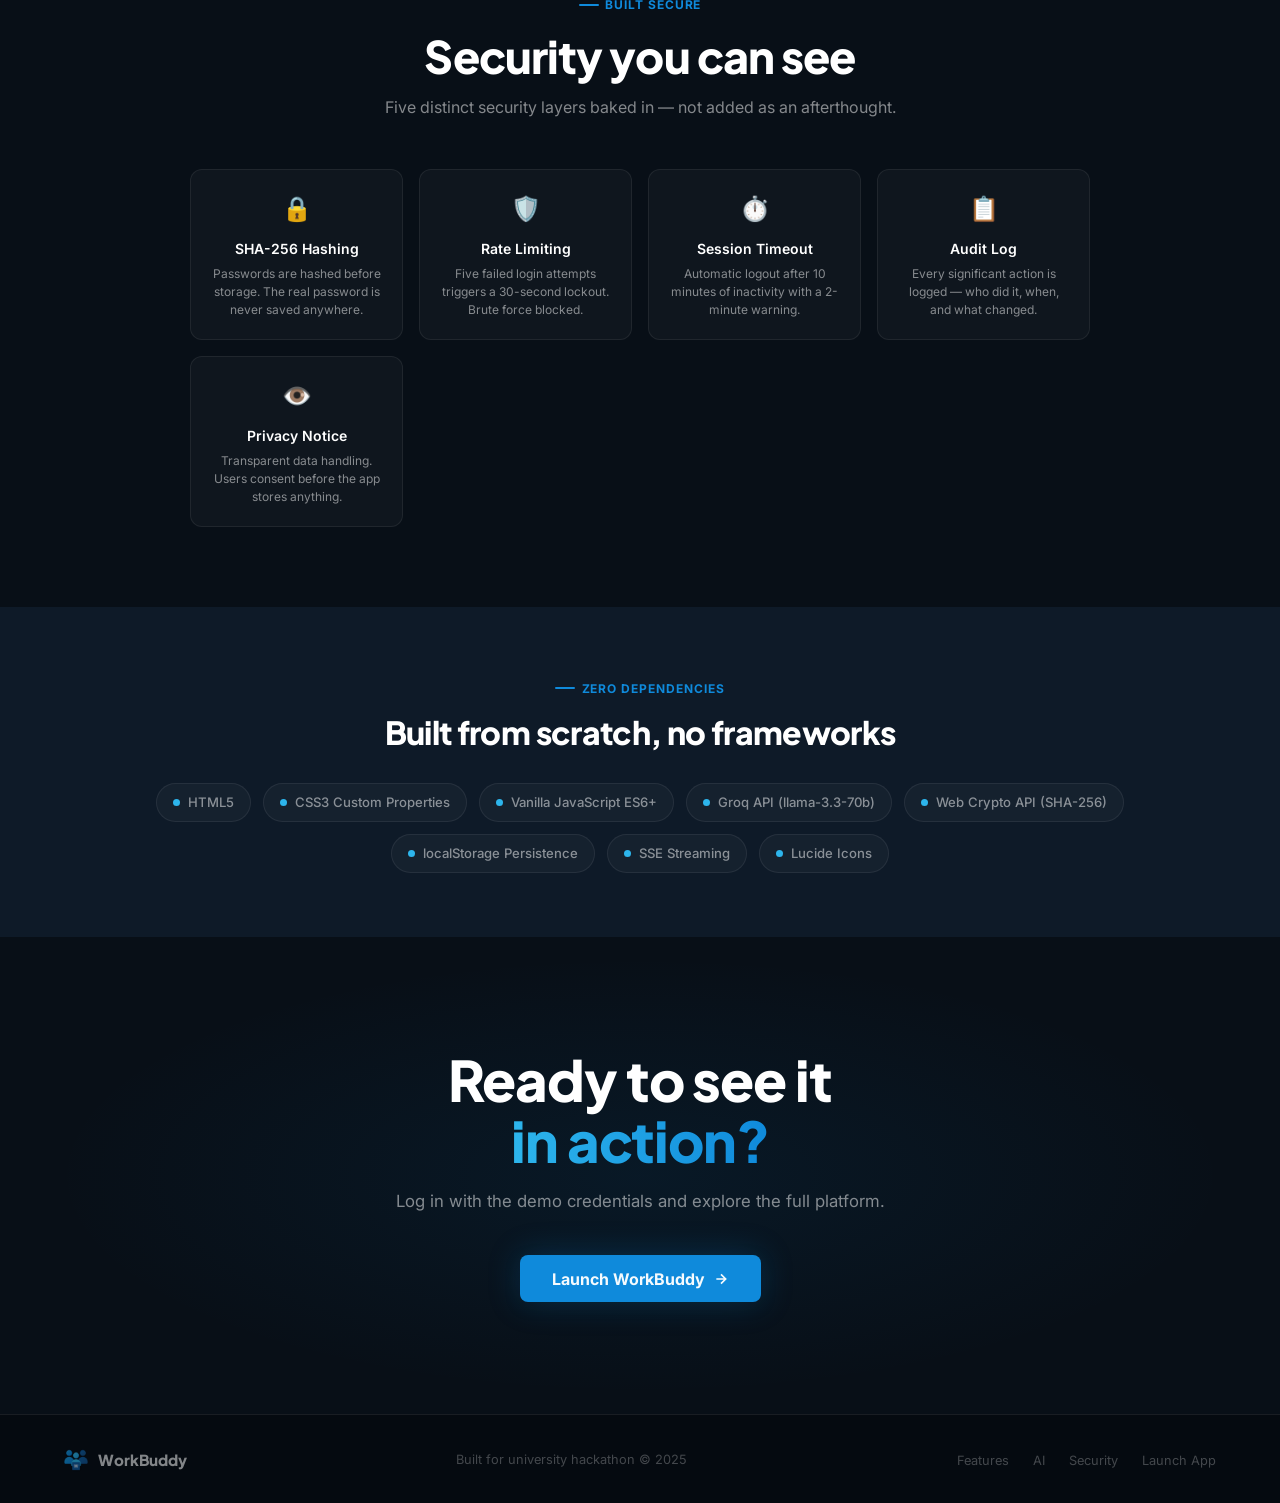
<file: landing.html>
<!DOCTYPE html>
<html lang="en" data-theme="dark">
<head>
  <meta charset="UTF-8" />
  <meta name="viewport" content="width=device-width, initial-scale=1.0" />
  <title>WorkBuddy — People-first HR, powered by AI</title>
  <link rel="preconnect" href="https://fonts.googleapis.com" />
  <link href="https://fonts.googleapis.com/css2?family=Inter:wght@400;500;600&family=Plus+Jakarta+Sans:ital,wght@0,600;0,700;0,800;1,700&display=swap" rel="stylesheet" />
  <style>
    /* ── TOKENS ── */
    :root {
      --blue:        #0f8adb;
      --blue-light:  #2db5ec;
      --blue-dark:   #135b99;
      --blue-glow:   rgba(15,138,219,0.25);
      --font-display:'Plus Jakarta Sans', sans-serif;
      --font-body:   'Inter', sans-serif;
      --radius:      12px;
    }

    /* DARK MODE (default) */
    [data-theme="dark"] {
      --bg:          #080f17;
      --bg-2:        #0e1a28;
      --bg-3:        #0a1220;
      --surface:     rgba(255,255,255,0.04);
      --border:      rgba(255,255,255,0.08);
      --text:        #ffffff;
      --text-muted:  rgba(255,255,255,0.5);
      --text-faint:  rgba(255,255,255,0.25);
      --card-bg:     rgba(255,255,255,0.03);
      --card-border: rgba(255,255,255,0.07);
      --nav-bg:      rgba(8,15,23,0.85);
      --footer-bg:   #050a10;
      --proof-bg:    rgba(255,255,255,0.02);
      --hero-img:    url('images/hero-dark.png');
    }

    /* LIGHT MODE */
    [data-theme="light"] {
      --bg:          #f0f6fc;
      --bg-2:        #e8f0f9;
      --bg-3:        #ddeaf5;
      --surface:     rgba(15,138,219,0.05);
      --border:      rgba(15,138,219,0.15);
      --text:        #0d1b2a;
      --text-muted:  #4a6080;
      --text-faint:  #8da5be;
      --card-bg:     #ffffff;
      --card-border: #d1dce8;
      --nav-bg:      rgba(240,246,252,0.9);
      --footer-bg:   #ddeaf5;
      --proof-bg:    #e8f0f9;
      --hero-img:    url('images/hero-light.png');
    }

    /* ── RESET ── */
    *, *::before, *::after { box-sizing: border-box; margin: 0; padding: 0; }
    html { scroll-behavior: smooth; font-size: 16px; }
    body {
      font-family: var(--font-body);
      background: var(--bg);
      color: var(--text);
      line-height: 1.6;
      overflow-x: hidden;
      transition: background 0.3s, color 0.3s;
    }
    a { text-decoration: none; color: inherit; }

    /* ── NAV ── */
    nav {
      position: fixed; top: 0; left: 0; right: 0; z-index: 100;
      display: flex; align-items: center; justify-content: space-between;
      padding: 1rem 5vw;
      background: var(--nav-bg);
      backdrop-filter: blur(16px);
      border-bottom: 1px solid var(--border);
      transition: all 0.3s;
    }
    .nav-brand {
      display: flex; align-items: center; gap: 0.65rem;
    }
    .nav-brand img { width: 32px; height: 32px; object-fit: contain; }
    .nav-brand span {
      font-family: var(--font-display);
      font-weight: 800; font-size: 1.1rem;
      color: var(--blue);
    }
    .nav-links {
      display: flex; align-items: center; gap: 2rem; list-style: none;
    }
    .nav-links a {
      font-size: 0.875rem; color: var(--text-muted); transition: color 0.2s;
    }
    .nav-links a:hover { color: var(--text); }
    .nav-right { display: flex; align-items: center; gap: 0.75rem; }

    /* Theme toggle */
    .theme-toggle {
      width: 36px; height: 36px;
      display: flex; align-items: center; justify-content: center;
      border-radius: 8px; cursor: pointer; border: none;
      background: var(--card-bg);
      border: 1px solid var(--border);
      color: var(--text-muted);
      font-size: 1rem;
      transition: all 0.2s;
    }
    .theme-toggle:hover { color: var(--text); background: var(--surface); }

    .btn-nav {
      padding: 0.5rem 1.1rem; border-radius: 6px;
      font-size: 0.875rem; font-weight: 600;
      transition: all 0.2s; cursor: pointer; border: none;
      font-family: var(--font-body);
    }
    .btn-nav-ghost {
      background: transparent; color: var(--text-muted);
      border: 1px solid var(--border);
    }
    .btn-nav-ghost:hover { color: var(--text); background: var(--surface); }
    .btn-nav-primary {
      background: var(--blue); color: #fff;
      box-shadow: 0 0 20px var(--blue-glow);
    }
    .btn-nav-primary:hover {
      background: var(--blue-dark);
      transform: translateY(-1px);
    }

    /* ── HERO ── */
    .hero {
      min-height: 100vh;
      display: flex; flex-direction: column;
      align-items: center; justify-content: center;
      padding: 120px 5vw 80px;
      text-align: center;
      position: relative; overflow: hidden;
    }

    [data-theme="dark"] .hero::after {
      content: '';
      position: absolute;
      width: 900px; height: 900px;
      background: radial-gradient(circle, rgba(15,138,219,0.12) 0%, transparent 70%);
      top: 50%; left: 50%;
      transform: translate(-50%, -60%);
      pointer-events: none;
    }

    .hero-eyebrow {
      display: inline-flex; align-items: center; gap: 0.5rem;
      background: rgba(15,138,219,0.12);
      border: 1px solid rgba(15,138,219,0.3);
      border-radius: 20px;
      padding: 0.35rem 1rem;
      font-size: 0.78rem; font-weight: 600;
      color: var(--blue-light);
      letter-spacing: 0.04em; text-transform: uppercase;
      margin-bottom: 1.5rem;
      animation: fadeUp 0.6s ease both;
    }
    [data-theme="light"] .hero-eyebrow { color: var(--blue-dark); }

    .eyebrow-dot {
      width: 6px; height: 6px; border-radius: 50%;
      background: var(--blue-light);
      animation: pulseDot 2s ease-in-out infinite;
    }
    [data-theme="light"] .eyebrow-dot { background: var(--blue); }

    @keyframes pulseDot {
      0%,100% { opacity: 1; transform: scale(1); }
      50% { opacity: 0.5; transform: scale(0.7); }
    }

    .hero-headline {
      font-family: var(--font-display);
      font-size: clamp(2.4rem, 6vw, 4.2rem);
      font-weight: 800; line-height: 1.1;
      letter-spacing: -0.02em;
      margin-bottom: 1.25rem;
      animation: fadeUp 0.6s 0.1s ease both;
      color: var(--text);
    }
    .hero-headline em {
      font-style: normal;
      background: linear-gradient(90deg, var(--blue-light), var(--blue));
      -webkit-background-clip: text;
      -webkit-text-fill-color: transparent;
      background-clip: text;
    }
    [data-theme="light"] .hero-headline em {
      background: linear-gradient(90deg, var(--blue), var(--blue-dark));
      -webkit-background-clip: text;
      background-clip: text;
    }

    .hero-sub {
      font-size: clamp(1rem, 2vw, 1.2rem);
      color: var(--text-muted);
      max-width: 560px; margin: 0 auto 2.5rem;
      line-height: 1.7;
      animation: fadeUp 0.6s 0.2s ease both;
    }

    .hero-actions {
      display: flex; align-items: center; gap: 1rem;
      justify-content: center; flex-wrap: wrap;
      margin-bottom: 4rem;
      animation: fadeUp 0.6s 0.3s ease both;
    }
    .btn-hero-primary {
      display: inline-flex; align-items: center; gap: 0.5rem;
      padding: 0.85rem 2rem;
      background: var(--blue); color: #fff;
      font-weight: 700; font-size: 1rem; font-family: var(--font-body);
      border-radius: 8px; border: none; cursor: pointer;
      box-shadow: 0 0 32px var(--blue-glow), 0 4px 16px rgba(0,0,0,0.2);
      transition: all 0.2s;
    }
    .btn-hero-primary:hover {
      background: var(--blue-dark);
      transform: translateY(-2px);
      box-shadow: 0 0 48px var(--blue-glow), 0 8px 24px rgba(0,0,0,0.3);
    }
    .btn-hero-ghost {
      display: inline-flex; align-items: center; gap: 0.5rem;
      padding: 0.85rem 1.75rem;
      background: transparent; color: var(--text-muted);
      font-weight: 600; font-size: 1rem; font-family: var(--font-body);
      border-radius: 8px;
      border: 1px solid var(--border);
      cursor: pointer; transition: all 0.2s;
    }
    .btn-hero-ghost:hover { color: var(--text); border-color: var(--blue); }

    /* ── HERO IMAGE (swappable) ──
       To swap images: replace the files in the images/ folder
       hero-dark.png  → shown in dark mode
       hero-light.png → shown in light mode
       Recommended size: 1200px wide, any height
    ── */
    .hero-image-wrap {
      width: 100%; max-width: 960px;
      margin: 0 auto;
      animation: fadeUp 0.8s 0.4s ease both;
      position: relative;
    }
    .hero-image-wrap::before {
      content: '';
      position: absolute; inset: -30px;
      background: radial-gradient(ellipse, var(--blue-glow) 0%, transparent 70%);
      pointer-events: none; z-index: 0;
    }
    .hero-img {
      width: 100%;
      border-radius: 16px;
      border: 1px solid var(--border);
      box-shadow: 0 40px 80px rgba(0,0,0,0.4), 0 0 0 1px rgba(255,255,255,0.04);
      position: relative; z-index: 1;
      transition: opacity 0.3s;
      display: block;
    }
    [data-theme="light"] .hero-img {
      box-shadow: 0 24px 60px rgba(15,138,219,0.15), 0 0 0 1px var(--border);
    }
    /* The two images — JS toggles which is visible */
    #hero-img-dark  { display: block; }
    #hero-img-light { display: none; }
    [data-theme="light"] #hero-img-dark  { display: none; }
    [data-theme="light"] #hero-img-light { display: block; }

    @keyframes fadeUp {
      from { opacity: 0; transform: translateY(20px); }
      to   { opacity: 1; transform: translateY(0); }
    }

    /* ── PROOF STRIP ── */
    .proof-strip {
      background: var(--proof-bg);
      border-top: 1px solid var(--border);
      border-bottom: 1px solid var(--border);
      padding: 1.75rem 5vw;
      display: flex; align-items: center; justify-content: center;
      gap: 3rem; flex-wrap: wrap;
    }
    .proof-item { display: flex; flex-direction: column; align-items: center; gap: 0.2rem; }
    .proof-num {
      font-family: var(--font-display);
      font-size: 1.75rem; font-weight: 800;
      background: linear-gradient(90deg, var(--blue-light), var(--blue));
      -webkit-background-clip: text; -webkit-text-fill-color: transparent;
      background-clip: text;
    }
    [data-theme="light"] .proof-num {
      background: linear-gradient(90deg, var(--blue), var(--blue-dark));
      -webkit-background-clip: text; background-clip: text;
    }
    .proof-lbl { font-size: 0.78rem; color: var(--text-muted); }
    .proof-divider { width: 1px; height: 36px; background: var(--border); }

    /* ── SHARED SECTION STYLES ── */
    .section { padding: 6rem 5vw; background: var(--bg); }
    .section-alt { background: var(--bg-2); }
    .section-dark-alt { background: var(--bg-3); }

    .section-label {
      display: inline-flex; align-items: center; gap: 0.4rem;
      font-size: 0.75rem; font-weight: 700;
      text-transform: uppercase; letter-spacing: 0.08em;
      color: var(--blue); margin-bottom: 1rem;
    }
    .section-label::before {
      content: ''; width: 20px; height: 2px;
      background: var(--blue); border-radius: 2px;
    }
    .section-headline {
      font-family: var(--font-display);
      font-size: clamp(1.8rem, 4vw, 2.8rem);
      font-weight: 800; line-height: 1.15;
      letter-spacing: -0.02em;
      max-width: 600px; margin-bottom: 1rem;
      color: var(--text);
    }
    .section-sub {
      font-size: 1rem; color: var(--text-muted);
      max-width: 520px; line-height: 1.7; margin-bottom: 3rem;
    }

    /* ── FEATURES GRID ── */
    .features-grid {
      display: grid;
      grid-template-columns: repeat(auto-fit, minmax(280px, 1fr));
      gap: 1.25rem;
    }
    .feature-card {
      background: var(--card-bg);
      border: 1px solid var(--card-border);
      border-radius: var(--radius); padding: 1.5rem;
      transition: all 0.3s; position: relative; overflow: hidden;
    }
    .feature-card::before {
      content: ''; position: absolute;
      top: 0; left: 0; right: 0; height: 1px;
      background: linear-gradient(90deg, transparent, var(--blue), transparent);
      opacity: 0; transition: opacity 0.3s;
    }
    .feature-card:hover { border-color: rgba(15,138,219,0.3); transform: translateY(-4px); box-shadow: 0 12px 32px rgba(15,138,219,0.1); }
    .feature-card:hover::before { opacity: 1; }
    .feature-icon { font-size: 1.5rem; margin-bottom: 0.75rem; }
    .feature-title { font-family: var(--font-display); font-size: 1rem; font-weight: 700; margin-bottom: 0.4rem; color: var(--text); }
    .feature-desc { font-size: 0.875rem; color: var(--text-muted); line-height: 1.65; }
    .feature-tag { display: inline-flex; align-items: center; gap: 0.3rem; margin-top: 0.65rem; font-size: 0.7rem; font-weight: 600; color: var(--blue); }

    /* ── AI SECTION ── */
    .ai-section { padding: 6rem 5vw; background: var(--bg-3); }
    .ai-grid {
      display: grid; grid-template-columns: 1fr 1fr;
      gap: 4rem; align-items: center; max-width: 1100px; margin: 0 auto;
    }
    .ai-features-list { display: flex; flex-direction: column; gap: 1rem; margin-top: 2rem; }
    .ai-feature-item {
      display: flex; gap: 1rem; align-items: flex-start;
      padding: 1rem; background: var(--card-bg);
      border: 1px solid var(--card-border); border-radius: 10px; transition: all 0.25s;
    }
    .ai-feature-item:hover { background: rgba(15,138,219,0.06); border-color: rgba(15,138,219,0.2); }
    .ai-feature-num {
      width: 28px; height: 28px; border-radius: 50%;
      background: linear-gradient(135deg, var(--blue-dark), var(--blue));
      color: #fff; font-size: 0.7rem; font-weight: 800;
      display: flex; align-items: center; justify-content: center; flex-shrink: 0;
    }
    .ai-feature-title { font-weight: 600; font-size: 0.925rem; margin-bottom: 0.2rem; color: var(--text); }
    .ai-feature-desc { font-size: 0.82rem; color: var(--text-muted); line-height: 1.5; }

    /* Chat mockup */
    .chat-mockup {
      background: var(--bg-2); border: 1px solid var(--border);
      border-radius: 16px; overflow: hidden;
      box-shadow: 0 24px 60px rgba(0,0,0,0.2);
    }
    .chat-mockup-header {
      padding: 0.85rem 1.1rem; background: var(--surface);
      border-bottom: 1px solid var(--border);
      display: flex; align-items: center; gap: 0.6rem;
    }
    .chat-mockup-avatar {
      width: 28px; height: 28px; border-radius: 50%;
      background: linear-gradient(135deg, var(--blue), var(--blue-light));
      display: flex; align-items: center; justify-content: center; font-size: 0.65rem;
    }
    .chat-mockup-name { font-size: 0.82rem; font-weight: 600; color: var(--text); }
    .chat-mockup-status { font-size: 0.65rem; color: var(--text-faint); }
    .chat-online { width: 6px; height: 6px; border-radius: 50%; background: #22c55e; margin-left: auto; animation: pulseDot 2s infinite; }
    .chat-messages-mock { padding: 1rem; display: flex; flex-direction: column; gap: 0.75rem; }
    .chat-msg-mock { display: flex; gap: 0.5rem; align-items: flex-end; }
    .chat-msg-mock.user { flex-direction: row-reverse; }
    .chat-bubble-mock { max-width: 80%; padding: 0.6rem 0.85rem; border-radius: 10px; font-size: 0.78rem; line-height: 1.5; }
    .chat-bubble-ai { background: var(--surface); color: var(--text-muted); border-bottom-left-radius: 3px; }
    .chat-bubble-user { background: var(--blue); color: #fff; border-bottom-right-radius: 3px; }
    .chat-mini-avatar { width: 22px; height: 22px; border-radius: 50%; flex-shrink: 0; }
    .chat-mini-avatar.ai   { background: linear-gradient(135deg, var(--blue), var(--blue-light)); }
    .chat-mini-avatar.user { background: linear-gradient(135deg, var(--blue-dark), var(--blue)); }
    .typing-mock {
      display: flex; gap: 3px; padding: 0.6rem 0.85rem;
      background: var(--surface); border-radius: 10px; border-bottom-left-radius: 3px; width: fit-content;
    }
    .typing-mock span {
      width: 5px; height: 5px; border-radius: 50%; background: var(--text-muted);
      animation: typDot 1.2s ease-in-out infinite;
    }
    .typing-mock span:nth-child(2) { animation-delay: 0.2s; }
    .typing-mock span:nth-child(3) { animation-delay: 0.4s; }
    @keyframes typDot { 0%,60%,100% { transform: translateY(0); opacity:0.4; } 30% { transform: translateY(-4px); opacity:1; } }
    .chat-input-mock {
      padding: 0.75rem 1rem; border-top: 1px solid var(--border);
      display: flex; gap: 0.5rem; align-items: center;
    }
    .chat-input-mock-field {
      flex: 1; background: var(--surface); border: 1px solid var(--border);
      border-radius: 6px; padding: 0.45rem 0.75rem;
      font-size: 0.72rem; color: var(--text-faint);
    }
    .chat-send-mock {
      width: 28px; height: 28px; background: var(--blue); border-radius: 6px;
      display: flex; align-items: center; justify-content: center;
    }
    .chat-send-mock svg { width: 12px; height: 12px; color: #fff; }

    /* ── ROLES ── */
    .roles-section { padding: 6rem 5vw; background: var(--bg-2); }
    .roles-grid {
      display: grid; grid-template-columns: 1fr 1fr;
      gap: 1.5rem; margin-top: 3rem; max-width: 900px; margin-left: auto; margin-right: auto;
    }
    .role-card { border-radius: var(--radius); padding: 2rem; }
    .admin-card {
      background: rgba(19,91,153,0.1);
      border: 1px solid rgba(15,138,219,0.25);
    }
    [data-theme="light"] .admin-card { background: rgba(15,138,219,0.07); border-color: rgba(15,138,219,0.3); }
    .emp-card {
      background: rgba(22,163,74,0.07);
      border: 1px solid rgba(22,163,74,0.2);
    }
    [data-theme="light"] .emp-card { background: rgba(22,163,74,0.05); border-color: rgba(22,163,74,0.25); }
    .role-badge {
      display: inline-flex; align-items: center; gap: 0.35rem;
      padding: 0.3rem 0.75rem; border-radius: 20px;
      font-size: 0.72rem; font-weight: 700; margin-bottom: 1rem;
    }
    .admin-badge { background: rgba(15,138,219,0.15); color: var(--blue); }
    .emp-badge   { background: rgba(22,163,74,0.12); color: #16a34a; }
    .role-title  { font-family: var(--font-display); font-size: 1.3rem; font-weight: 800; margin-bottom: 0.5rem; color: var(--text); }
    .role-desc   { font-size: 0.875rem; color: var(--text-muted); margin-bottom: 1.25rem; line-height: 1.6; }
    .role-perms  { display: flex; flex-direction: column; gap: 0.4rem; }
    .role-perm   { display: flex; align-items: center; gap: 0.5rem; font-size: 0.82rem; color: var(--text-muted); }
    .role-perm::before { content: '✓'; font-weight: 700; font-size: 0.75rem; }
    .admin-card .role-perm::before { color: var(--blue); }
    .emp-card   .role-perm::before { color: #16a34a; }
    .role-creds { margin-top: 1.5rem; padding: 0.75rem; background: var(--surface); border-radius: 8px; border: 1px solid var(--border); font-size: 0.78rem; color: var(--text-muted); }
    .role-creds strong { display: block; margin-bottom: 0.25rem; color: var(--text); font-size: 0.8rem; }
    .role-creds code { font-family: monospace; color: var(--blue); font-size: 0.75rem; }

    /* ── SECURITY ── */
    .security-section { padding: 5rem 5vw; background: var(--bg); text-align: center; }
    .security-grid {
      display: grid; grid-template-columns: repeat(auto-fit, minmax(175px, 1fr));
      gap: 1rem; max-width: 900px; margin: 3rem auto 0;
    }
    .security-item {
      padding: 1.25rem; background: var(--card-bg);
      border: 1px solid var(--card-border); border-radius: var(--radius);
      text-align: center; transition: all 0.25s;
    }
    .security-item:hover { border-color: rgba(15,138,219,0.3); background: rgba(15,138,219,0.05); }
    .security-icon { font-size: 1.5rem; margin-bottom: 0.6rem; }
    .security-title { font-size: 0.875rem; font-weight: 600; margin-bottom: 0.3rem; color: var(--text); }
    .security-desc { font-size: 0.75rem; color: var(--text-muted); line-height: 1.5; }

    /* ── STACK ── */
    .stack-section { padding: 4rem 5vw; background: var(--bg-2); text-align: center; }
    .stack-chips { display: flex; flex-wrap: wrap; gap: 0.75rem; justify-content: center; margin-top: 2rem; }
    .stack-chip {
      display: flex; align-items: center; gap: 0.5rem;
      padding: 0.5rem 1rem; background: var(--card-bg);
      border: 1px solid var(--card-border); border-radius: 20px;
      font-size: 0.82rem; font-weight: 500; color: var(--text-muted); transition: all 0.2s;
    }
    .stack-chip:hover { background: rgba(15,138,219,0.08); border-color: rgba(15,138,219,0.3); color: var(--text); }
    .stack-chip-dot { width: 7px; height: 7px; border-radius: 50%; background: var(--blue-light); }
    [data-theme="light"] .stack-chip-dot { background: var(--blue); }

    /* ── CTA ── */
    .cta-section { padding: 7rem 5vw; text-align: center; background: var(--bg); position: relative; overflow: hidden; }
    [data-theme="dark"] .cta-section::before {
      content: ''; position: absolute; inset: 0;
      background: radial-gradient(ellipse at center, rgba(15,138,219,0.08) 0%, transparent 65%);
      pointer-events: none;
    }
    .cta-headline { font-family: var(--font-display); font-size: clamp(2rem, 5vw, 3.5rem); font-weight: 800; line-height: 1.1; letter-spacing: -0.02em; margin-bottom: 1rem; color: var(--text); }
    .cta-headline em {
      font-style: normal;
      background: linear-gradient(90deg, var(--blue-light), var(--blue));
      -webkit-background-clip: text; -webkit-text-fill-color: transparent; background-clip: text;
    }
    [data-theme="light"] .cta-headline em {
      background: linear-gradient(90deg, var(--blue), var(--blue-dark));
      -webkit-background-clip: text; background-clip: text;
    }
    .cta-sub { font-size: 1.05rem; color: var(--text-muted); margin-bottom: 2.5rem; }

    /* ── FOOTER ── */
    footer {
      background: var(--footer-bg); border-top: 1px solid var(--border);
      padding: 2rem 5vw;
      display: flex; align-items: center; justify-content: space-between; flex-wrap: wrap; gap: 1rem;
    }
    .footer-brand { display: flex; align-items: center; gap: 0.6rem; font-family: var(--font-display); font-weight: 800; font-size: 0.95rem; color: var(--text-muted); }
    .footer-brand img { width: 24px; height: 24px; object-fit: contain; opacity: 0.6; }
    footer p { font-size: 0.8rem; color: var(--text-faint); }
    .footer-links { display: flex; gap: 1.5rem; list-style: none; }
    .footer-links a { font-size: 0.8rem; color: var(--text-faint); transition: color 0.2s; }
    .footer-links a:hover { color: var(--blue); }

    /* ── SCROLL REVEAL ── */
    .reveal { opacity: 0; transform: translateY(24px); transition: opacity 0.6s ease, transform 0.6s ease; }
    .reveal.visible { opacity: 1; transform: translateY(0); }

    /* ── RESPONSIVE ── */
    @media (max-width: 768px) {
      .nav-links { display: none; }
      .ai-grid { grid-template-columns: 1fr; }
      .roles-grid { grid-template-columns: 1fr; }
      .proof-strip { gap: 1.5rem; }
      .proof-divider { display: none; }
      footer { flex-direction: column; text-align: center; }
      .footer-links { justify-content: center; }
    }
  </style>
</head>
<body>

  <!-- NAV -->
  <nav id="main-nav">
    <div class="nav-brand">
      <img src="images/workbuddy.png" alt="WorkBuddy" />
      <span>WorkBuddy</span>
    </div>
    <ul class="nav-links">
      <li><a href="#features">Features</a></li>
      <li><a href="#ai">AI</a></li>
      <li><a href="#roles">Access</a></li>
      <li><a href="#security">Security</a></li>
    </ul>
    <div class="nav-right">
      <button class="theme-toggle" onclick="toggleTheme()" id="theme-btn" title="Toggle theme">🌙</button>
      <button class="btn-nav btn-nav-ghost" onclick="window.location.href='index.html'">Sign in</button>
      <button class="btn-nav btn-nav-primary" onclick="window.location.href='index.html'">Launch App →</button>
    </div>
  </nav>


  <!-- HERO -->
  <section class="hero">
    <div class="hero-eyebrow">
      <div class="eyebrow-dot"></div>
      AI-Powered HR Platform
    </div>

    <h1 class="hero-headline">
      HR that works as hard<br />as your <em>people do</em>
    </h1>

    <p class="hero-sub">
      WorkBuddy brings employee management, AI recruitment screening, payroll, attendance, and smart HR insights into one clean, fast platform.
    </p>

    <div class="hero-actions">
      <button class="btn-hero-primary" onclick="window.location.href='index.html'">
        Launch WorkBuddy
        <svg width="16" height="16" viewBox="0 0 24 24" fill="none" stroke="currentColor" stroke-width="2.5"><path d="M5 12h14M12 5l7 7-7 7"/></svg>
      </button>
      <button class="btn-hero-ghost" onclick="document.getElementById('features').scrollIntoView({behavior:'smooth'})">
        See all features
      </button>
    </div>

    <!--
      ═══════════════════════════════════════
      HERO ILLUSTRATION — HOW TO SWAP IMAGES
      ═══════════════════════════════════════
      Dark mode image:  images/hero-dark.png
      Light mode image: images/hero-light.png

      To swap: just replace those two files in the images/ folder.
      The correct one shows automatically based on the active theme.
      Recommended width: 1200px. Any height works.
      ═══════════════════════════════════════
    -->
    <div class="hero-image-wrap">
      <img id="hero-img-dark"  class="hero-img" src="images/hero-dark.png"  alt="WorkBuddy Dashboard — Dark Mode" />
      <img id="hero-img-light" class="hero-img" src="images/hero-light.png" alt="WorkBuddy Dashboard — Light Mode" />
    </div>
  </section>


  <!-- PROOF STRIP -->
  <div class="proof-strip">
    <div class="proof-item"><span class="proof-num">8</span><span class="proof-lbl">Core HR Modules</span></div>
    <div class="proof-divider"></div>
    <div class="proof-item"><span class="proof-num">5</span><span class="proof-lbl">AI-Powered Features</span></div>
    <div class="proof-divider"></div>
    <div class="proof-item"><span class="proof-num">2</span><span class="proof-lbl">Role Dashboards</span></div>
    <div class="proof-divider"></div>
    <div class="proof-item"><span class="proof-num">5</span><span class="proof-lbl">Security Layers</span></div>
    <div class="proof-divider"></div>
    <div class="proof-item"><span class="proof-num">100%</span><span class="proof-lbl">Runs Offline</span></div>
  </div>


  <!-- FEATURES -->
  <section class="section" id="features">
    <div class="section-label">Everything you need</div>
    <h2 class="section-headline reveal">Complete HR coverage, nothing missing</h2>
    <p class="section-sub reveal">Every feature a growing company needs — from the first hire to monthly payroll, all in one place.</p>
    <div class="features-grid" id="features-grid"></div>
  </section>


  <!-- AI SPOTLIGHT -->
  <section class="ai-section" id="ai">
    <div class="ai-grid">
      <div>
        <div class="section-label">Powered by Groq</div>
        <h2 class="section-headline reveal">AI that actually does the work</h2>
        <p class="section-sub reveal">WorkBuddy uses Groq's LLM inference to bring five distinct AI features into the platform — not a chatbot bolted on, but intelligence woven through every part of HR.</p>
        <div class="ai-features-list" id="ai-features-list"></div>
      </div>
      <div class="chat-mockup reveal">
        <div class="chat-mockup-header">
          <div class="chat-mockup-avatar">🤖</div>
          <div>
            <div class="chat-mockup-name">WorkBuddy AI</div>
            <div class="chat-mockup-status">Powered by Groq · llama-3.3-70b</div>
          </div>
          <div class="chat-online"></div>
        </div>
        <div class="chat-messages-mock">
          <div class="chat-msg-mock user">
            <div class="chat-mini-avatar user"></div>
            <div class="chat-bubble-mock chat-bubble-user">How can I reduce employee turnover in my engineering team?</div>
          </div>
          <div class="chat-msg-mock">
            <div class="chat-mini-avatar ai"></div>
            <div class="chat-bubble-mock chat-bubble-ai">
              Great question. The most effective strategies are:<br><br>
              <strong>1. Career pathing</strong> — engineers leave when they can't see a future. Define clear progression levels.<br><br>
              <strong>2. Recognition</strong> — implement regular 1:1s and peer shoutouts.<br><br>
              <strong>3. Compensation benchmarking</strong> — review salaries against market every 6 months.
            </div>
          </div>
          <div class="chat-msg-mock">
            <div class="chat-mini-avatar ai"></div>
            <div class="typing-mock"><span></span><span></span><span></span></div>
          </div>
        </div>
        <div class="chat-input-mock">
          <div class="chat-input-mock-field">Ask anything about HR...</div>
          <div class="chat-send-mock">
            <svg viewBox="0 0 24 24" fill="none" stroke="currentColor" stroke-width="2.5"><path d="M22 2L11 13M22 2L15 22 11 13 2 9l20-7z"/></svg>
          </div>
        </div>
      </div>
    </div>
  </section>


  <!-- ROLES -->
  <section class="roles-section" id="roles">
    <div style="text-align:center">
      <div class="section-label" style="justify-content:center">Role-based access</div>
      <h2 class="section-headline reveal" style="margin:0 auto 0.75rem;text-align:center">Two complete experiences,<br>one codebase</h2>
      <p class="section-sub reveal" style="margin:0 auto 3rem;text-align:center">Log in as Admin or Employee — the app detects your role and shows a completely different dashboard.</p>
    </div>
    <div class="roles-grid">
      <div class="role-card admin-card reveal">
        <span class="role-badge admin-badge">🔑 Admin</span>
        <div class="role-title">HR Manager View</div>
        <p class="role-desc">Full company control. Manage everything from one intelligent dashboard.</p>
        <div class="role-perms">
          <div class="role-perm">Company-wide dashboard and analytics</div>
          <div class="role-perm">Add, edit, and deactivate employees</div>
          <div class="role-perm">Manage job postings and screen candidates</div>
          <div class="role-perm">Approve or reject leave requests</div>
          <div class="role-perm">Process monthly payroll in bulk</div>
          <div class="role-perm">Conduct and view performance reviews</div>
          <div class="role-perm">Full audit log and security controls</div>
          <div class="role-perm">AI strategy and analytics assistant</div>
        </div>
        <div class="role-creds">
          <strong>Demo credentials</strong>
          Email: <code>admin@workbuddy.com</code><br/>
          Password: <code>admin123</code>
        </div>
      </div>
      <div class="role-card emp-card reveal">
        <span class="role-badge emp-badge">👤 Employee</span>
        <div class="role-title">Staff Member View</div>
        <p class="role-desc">Your own personal HR portal. Everything about your work life, at a glance.</p>
        <div class="role-perms">
          <div class="role-perm">Personal dashboard with live clock-in</div>
          <div class="role-perm">View and edit personal profile</div>
          <div class="role-perm">Clock in and out, view attendance history</div>
          <div class="role-perm">Apply for leave and track request status</div>
          <div class="role-perm">View and download payslips</div>
          <div class="role-perm">View performance reviews and AI summaries</div>
          <div class="role-perm">Private AI assistant for HR questions</div>
        </div>
        <div class="role-creds">
          <strong>Demo credentials</strong>
          Email: <code>john@workbuddy.com</code><br/>
          Password: <code>emp123</code>
        </div>
      </div>
    </div>
  </section>


  <!-- SECURITY -->
  <section class="security-section" id="security">
    <div class="section-label" style="justify-content:center">Built secure</div>
    <h2 class="section-headline reveal" style="margin:0 auto 0.75rem;text-align:center">Security you can see</h2>
    <p class="section-sub reveal" style="margin:0 auto;text-align:center">Five distinct security layers baked in — not added as an afterthought.</p>
    <div class="security-grid" id="security-grid"></div>
  </section>


  <!-- TECH STACK -->
  <section class="stack-section">
    <div class="section-label" style="justify-content:center">Zero dependencies</div>
    <h2 class="section-headline reveal" style="margin:0 auto;text-align:center;font-size:clamp(1.4rem,3vw,2rem)">Built from scratch, no frameworks</h2>
    <div class="stack-chips" id="stack-chips"></div>
  </section>


  <!-- CTA -->
  <section class="cta-section">
    <h2 class="cta-headline reveal">Ready to see it<br /><em>in action?</em></h2>
    <p class="cta-sub reveal">Log in with the demo credentials and explore the full platform.</p>
    <button class="btn-hero-primary" onclick="window.location.href='index.html'">
      Launch WorkBuddy
      <svg width="16" height="16" viewBox="0 0 24 24" fill="none" stroke="currentColor" stroke-width="2.5"><path d="M5 12h14M12 5l7 7-7 7"/></svg>
    </button>
  </section>


  <!-- FOOTER -->
  <footer>
    <div class="footer-brand">
      <img src="images/workbuddy.png" alt="WorkBuddy" />
      WorkBuddy
    </div>
    <p>Built for university hackathon &copy; 2025</p>
    <ul class="footer-links">
      <li><a href="#features">Features</a></li>
      <li><a href="#ai">AI</a></li>
      <li><a href="#security">Security</a></li>
      <li><a href="index.html">Launch App</a></li>
    </ul>
  </footer>


  <script>
    // ── CONTENT DATA ─────────────────────────────
    var features = [
      { icon: '🏠', title: 'Smart Dashboard', desc: 'Live company stats, attendance trends, department breakdowns, and an AI insight card that updates daily with actionable recommendations.', tag: 'AI-generated daily insight' },
      { icon: '👥', title: 'Employee Management', desc: 'Full employee directory with search, filters, and profiles. Add, edit, deactivate staff. Export to CSV. AI-generated onboarding checklists for new hires.', tag: 'AI onboarding checklists' },
      { icon: '💼', title: 'AI Recruitment', desc: 'Post jobs, collect applicants, and let AI screen every candidate against requirements. Each applicant gets a score out of 100 with a full analysis breakdown.', tag: 'AI candidate scoring 0–100' },
      { icon: '🕐', title: 'Attendance Tracking', desc: 'Clock in/out with late detection, manual admin overrides, department filters, and AI-powered pattern analysis to flag concerning attendance trends.', tag: 'AI anomaly detection' },
      { icon: '📅', title: 'Leave Management', desc: 'Multi-type leave requests with a full approval workflow. Balance tracking and manager comments visible to both sides.', tag: 'Full approval workflow' },
      { icon: '💰', title: 'Payroll Processing', desc: 'Automated salary calculation with allowances and deductions. Bulk processing, individual payslips, and print-ready payslip generation.', tag: 'Auto payslip generation' },
      { icon: '⭐', title: 'Performance Reviews', desc: 'Structured review system with per-category ratings, goal tracking, and AI-written professional summaries that sound like a real HR manager.', tag: 'AI review summaries' },
      { icon: '🤖', title: 'AI HR Assistant', desc: 'A conversational AI — separate for admins and employees. Admins get strategy help. Employees ask about policies and benefits. Streams word by word like ChatGPT.', tag: 'Powered by Groq LLM' },
    ];

    var aiFeatures = [
      { num: '01', title: 'Candidate Screening', desc: 'Every applicant gets scored 0–100 against job requirements. Strengths, concerns, and a hiring recommendation — in seconds.' },
      { num: '02', title: 'Streaming HR Chat', desc: 'Ask anything HR-related. Responses stream word by word like ChatGPT. Admins and employees each have their own context-aware assistant.' },
      { num: '03', title: 'Performance Summaries', desc: 'After a review, generate a professional AI-written summary that reads like it came from an experienced HR manager.' },
      { num: '04', title: 'Onboarding Checklists', desc: 'Add a new employee and get a personalised 3-week onboarding plan tailored to their role and department, instantly.' },
      { num: '05', title: 'Attendance Insights', desc: 'Detect patterns in attendance data. Flag issues like chronic lateness or sudden absences with a constructive, empathetic analysis.' },
    ];

    var securityItems = [
      { icon: '🔒', title: 'SHA-256 Hashing', desc: 'Passwords are hashed before storage. The real password is never saved anywhere.' },
      { icon: '🛡️', title: 'Rate Limiting', desc: 'Five failed login attempts triggers a 30-second lockout. Brute force blocked.' },
      { icon: '⏱️', title: 'Session Timeout', desc: 'Automatic logout after 10 minutes of inactivity with a 2-minute warning.' },
      { icon: '📋', title: 'Audit Log', desc: 'Every significant action is logged — who did it, when, and what changed.' },
      { icon: '👁️', title: 'Privacy Notice', desc: 'Transparent data handling. Users consent before the app stores anything.' },
    ];

    var stackItems = [
      'HTML5', 'CSS3 Custom Properties', 'Vanilla JavaScript ES6+',
      'Groq API (llama-3.3-70b)', 'Web Crypto API (SHA-256)',
      'localStorage Persistence', 'SSE Streaming', 'Lucide Icons'
    ];

    // ── RENDER CONTENT ────────────────────────────
    function renderFeatures() {
      var grid = document.getElementById('features-grid');
      grid.innerHTML = features.map(function(f) {
        return '<div class="feature-card reveal">' +
          '<div class="feature-icon">' + f.icon + '</div>' +
          '<div class="feature-title">' + f.title + '</div>' +
          '<p class="feature-desc">' + f.desc + '</p>' +
          '<div class="feature-tag">✦ ' + f.tag + '</div>' +
          '</div>';
      }).join('');
    }

    function renderAIFeatures() {
      var list = document.getElementById('ai-features-list');
      list.innerHTML = aiFeatures.map(function(f) {
        return '<div class="ai-feature-item reveal">' +
          '<div class="ai-feature-num">' + f.num + '</div>' +
          '<div>' +
            '<div class="ai-feature-title">' + f.title + '</div>' +
            '<div class="ai-feature-desc">' + f.desc + '</div>' +
          '</div>' +
          '</div>';
      }).join('');
    }

    function renderSecurity() {
      var grid = document.getElementById('security-grid');
      grid.innerHTML = securityItems.map(function(s) {
        return '<div class="security-item reveal">' +
          '<div class="security-icon">' + s.icon + '</div>' +
          '<div class="security-title">' + s.title + '</div>' +
          '<div class="security-desc">' + s.desc + '</div>' +
          '</div>';
      }).join('');
    }

    function renderStack() {
      var wrap = document.getElementById('stack-chips');
      wrap.innerHTML = stackItems.map(function(t) {
        return '<div class="stack-chip reveal"><div class="stack-chip-dot"></div>' + t + '</div>';
      }).join('');
    }

    // ── THEME TOGGLE ──────────────────────────────
    function toggleTheme() {
      var html = document.documentElement;
      var current = html.getAttribute('data-theme');
      var next = current === 'dark' ? 'light' : 'dark';
      html.setAttribute('data-theme', next);
      localStorage.setItem('wb_landing_theme', next);
      document.getElementById('theme-btn').textContent = next === 'dark' ? '🌙' : '☀️';
    }

    function restoreTheme() {
      var saved = localStorage.getItem('wb_landing_theme') || 'dark';
      document.documentElement.setAttribute('data-theme', saved);
      document.getElementById('theme-btn').textContent = saved === 'dark' ? '🌙' : '☀️';
    }

    // ── SCROLL REVEAL ─────────────────────────────
    function initReveal() {
      var observer = new IntersectionObserver(function(entries) {
        entries.forEach(function(entry) {
          if (entry.isIntersecting) {
            entry.target.classList.add('visible');
            observer.unobserve(entry.target);
          }
        });
      }, { threshold: 0.1, rootMargin: '0px 0px -40px 0px' });
      document.querySelectorAll('.reveal').forEach(function(el) { observer.observe(el); });
    }

    // ── NAV SCROLL ────────────────────────────────
    window.addEventListener('scroll', function() {
      var nav = document.getElementById('main-nav');
      if (window.scrollY > 50) {
        nav.style.backdropFilter = 'blur(20px)';
      } else {
        nav.style.backdropFilter = 'blur(16px)';
      }
    });

    // ── INIT ──────────────────────────────────────
    restoreTheme();
    renderFeatures();
    renderAIFeatures();
    renderSecurity();
    renderStack();
    // Re-run reveal after dynamic content is rendered
    setTimeout(initReveal, 50);
  </script>

</body>
</html>
</file>
